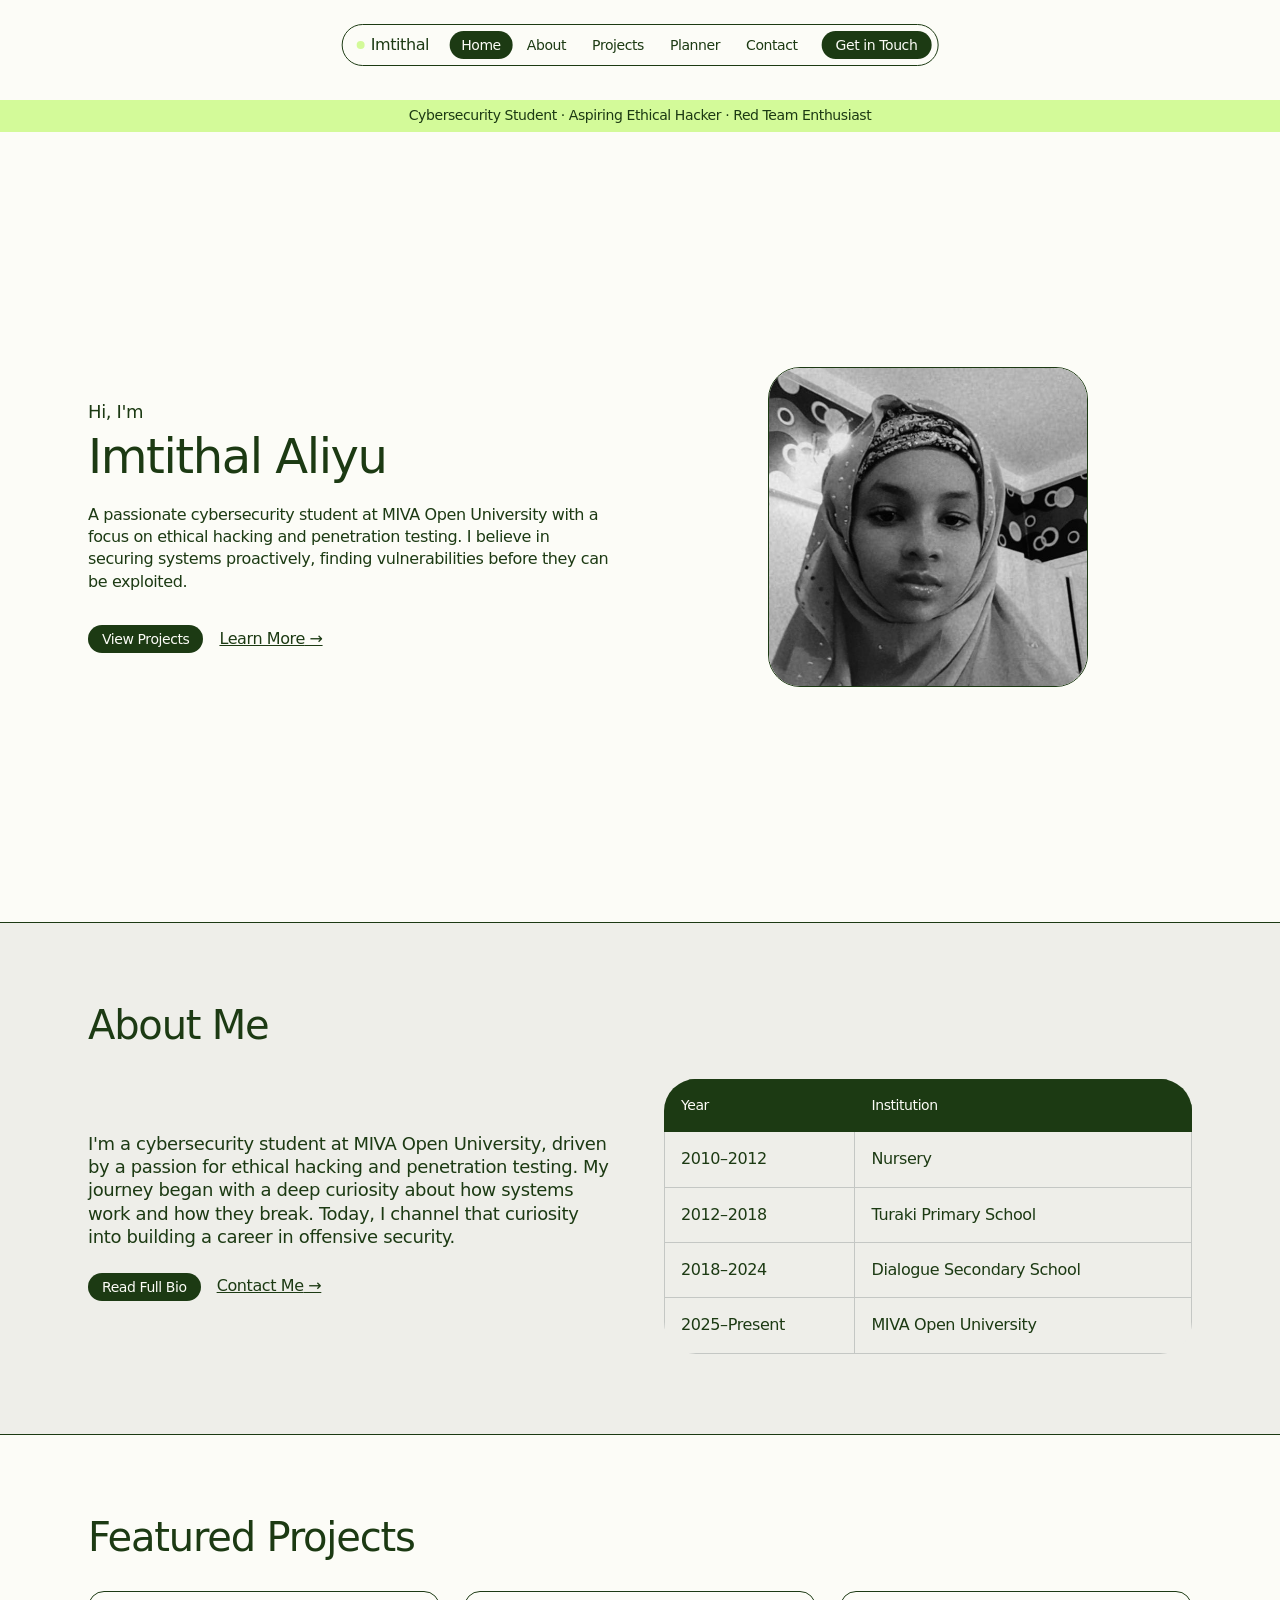
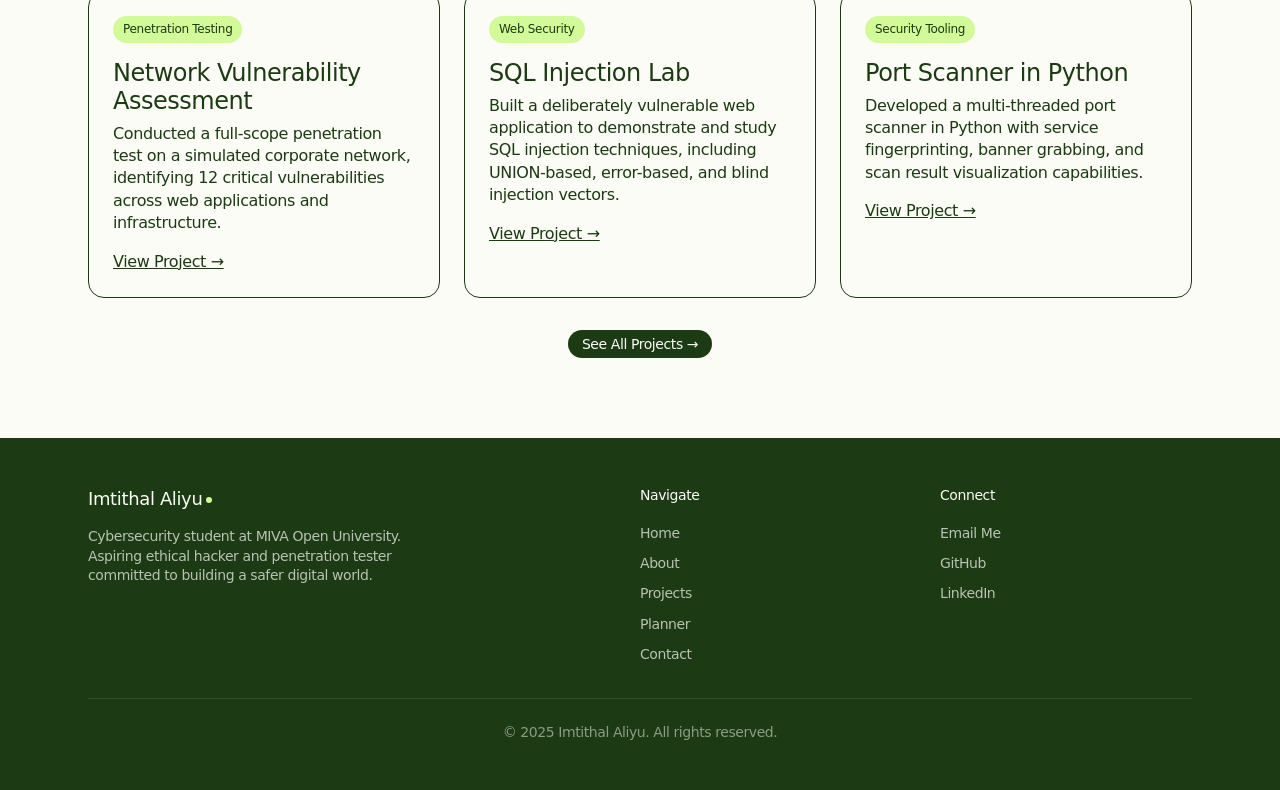
<file: index.html>
<!DOCTYPE html>
<html lang="en">
<head>
  <meta charset="UTF-8">
  <meta name="viewport" content="width=device-width, initial-scale=1.0">
  <title>Imtithal Aliyu · Student Portfolio</title>
  <link rel="stylesheet" href="css/style.css">
</head>
<body>
  <div class="page-wrapper">
    <nav class="floating-nav" role="navigation" aria-label="Main navigation">
      <a href="index.html" class="nav-brand">
        <span class="nav-brand-dot"></span>
        Imtithal
      </a>
      <button class="mobile-menu-btn" aria-label="Toggle menu" aria-expanded="false">
        <svg width="20" height="20" viewBox="0 0 24 24" fill="none" stroke="currentColor" stroke-width="2" stroke-linecap="round">
          <line x1="4" y1="6" x2="20" y2="6"></line>
          <line x1="4" y1="12" x2="20" y2="12"></line>
          <line x1="4" y1="18" x2="20" y2="18"></line>
        </svg>
      </button>
      <ul class="nav-links">
        <li><a href="index.html" class="active">Home</a></li>
        <li><a href="about.html">About</a></li>
        <li><a href="projects.html">Projects</a></li>
        <li><a href="planner.html">Planner</a></li>
        <li><a href="contact.html">Contact</a></li>
      </ul>
      <div class="nav-cta">
        <a href="contact.html" class="btn btn-primary">Get in Touch</a>
      </div>
    </nav>

    <main>
      <div class="announcement-bar">
        Cybersecurity Student · Aspiring Ethical Hacker · Red Team Enthusiast
      </div>

      <section class="section">
        <div class="container">
          <div class="hero">
            <div class="hero-content fade-in-up">
              <p class="hero-subtitle">Hi, I'm</p>
              <h1>Imtithal Aliyu</h1>
              <p>
                A passionate cybersecurity student at MIVA Open University with a focus on 
                ethical hacking and penetration testing. I believe in securing systems 
                proactively, finding vulnerabilities before they can be exploited.
              </p>
              <div class="hero-actions">
                <a href="projects.html" class="btn btn-primary">View Projects</a>
                <a href="about.html" class="btn-ghost-link">Learn More</a>
              </div>
            </div>
            <div class="hero-image fade-in-up delay-2">
              <div class="photo-frame">
                <img src="assets/profile.jpg" alt="Imtithal Aliyu" style="width: 100%; height: 100%; object-fit: cover;">
              </div>
            </div>
          </div>
        </div>
      </section>

      <section class="section section-pale">
        <div class="container">
          <h2 class="section-header fade-in-up">About Me</h2>
          <div class="card-row">
            <div class="fade-in-up delay-1">
              <p class="section-text">
                I'm a cybersecurity student at MIVA Open University, driven by a passion for 
                ethical hacking and penetration testing. My journey began with a deep curiosity 
                about how systems work and how they break. Today, I channel that curiosity 
                into building a career in offensive security.
              </p>
              <div class="hero-actions" style="margin-top: var(--spacing-24);">
                <a href="about.html" class="btn btn-primary">Read Full Bio</a>
                <a href="contact.html" class="btn-ghost-link">Contact Me</a>
              </div>
            </div>
            <div class="card-row-image fade-in-up delay-2">
              <table>
                <thead>
                  <tr>
                    <th>Year</th>
                    <th>Institution</th>
                  </tr>
                </thead>
                <tbody>
                  <tr><td>2010–2012</td><td>Nursery</td></tr>
                  <tr><td>2012–2018</td><td>Turaki Primary School</td></tr>
                  <tr><td>2018–2024</td><td>Dialogue Secondary School</td></tr>
                  <tr><td>2025–Present</td><td>MIVA Open University</td></tr>
                </tbody>
              </table>
            </div>
          </div>
        </div>
      </section>

      <section class="section">
        <div class="container">
          <h2 class="section-header fade-in-up">Featured Projects</h2>
          <div class="card-grid">
            <article class="card fade-in-up delay-1">
              <span class="card-badge">Penetration Testing</span>
              <h3>Network Vulnerability Assessment</h3>
              <p>Conducted a full-scope penetration test on a simulated corporate network, identifying 12 critical vulnerabilities across web applications and infrastructure.</p>
              <a href="projects.html" class="card-link">View Project</a>
            </article>
            <article class="card fade-in-up delay-2">
              <span class="card-badge">Web Security</span>
              <h3>SQL Injection Lab</h3>
              <p>Built a deliberately vulnerable web application to demonstrate and study SQL injection techniques, including UNION-based, error-based, and blind injection vectors.</p>
              <a href="projects.html" class="card-link">View Project</a>
            </article>
            <article class="card fade-in-up delay-3">
              <span class="card-badge">Security Tooling</span>
              <h3>Port Scanner in Python</h3>
              <p>Developed a multi-threaded port scanner in Python with service fingerprinting, banner grabbing, and scan result visualization capabilities.</p>
              <a href="projects.html" class="card-link">View Project</a>
            </article>
          </div>
          <div style="text-align: center; margin-top: var(--spacing-32);">
            <a href="projects.html" class="btn btn-primary">See All Projects →</a>
          </div>
        </div>
      </section>
    </main>

    <footer class="site-footer">
      <div class="container">
        <div class="footer-grid">
          <div>
            <div class="footer-brand">
              Imtithal Aliyu<span class="footer-brand-dot"></span>
            </div>
            <p class="footer-text">
              Cybersecurity student at MIVA Open University. Aspiring ethical hacker and 
              penetration tester committed to building a safer digital world.
            </p>
          </div>
          <div>
            <h4 class="footer-heading">Navigate</h4>
            <ul class="footer-links">
              <li><a href="index.html">Home</a></li>
              <li><a href="about.html">About</a></li>
              <li><a href="projects.html">Projects</a></li>
              <li><a href="planner.html">Planner</a></li>
              <li><a href="contact.html">Contact</a></li>
            </ul>
          </div>
          <div>
            <h4 class="footer-heading">Connect</h4>
            <ul class="footer-links">
              <li><a href="contact.html">Email Me</a></li>
              <li><a href="https://github.com" target="_blank" rel="noopener">GitHub</a></li>
              <li><a href="https://linkedin.com" target="_blank" rel="noopener">LinkedIn</a></li>
            </ul>
          </div>
        </div>
        <div class="footer-bottom">
          &copy; 2025 Imtithal Aliyu. All rights reserved.
        </div>
      </div>
    </footer>
  </div>

  <script src="js/main.js"></script>
</body>
</html>
</file>
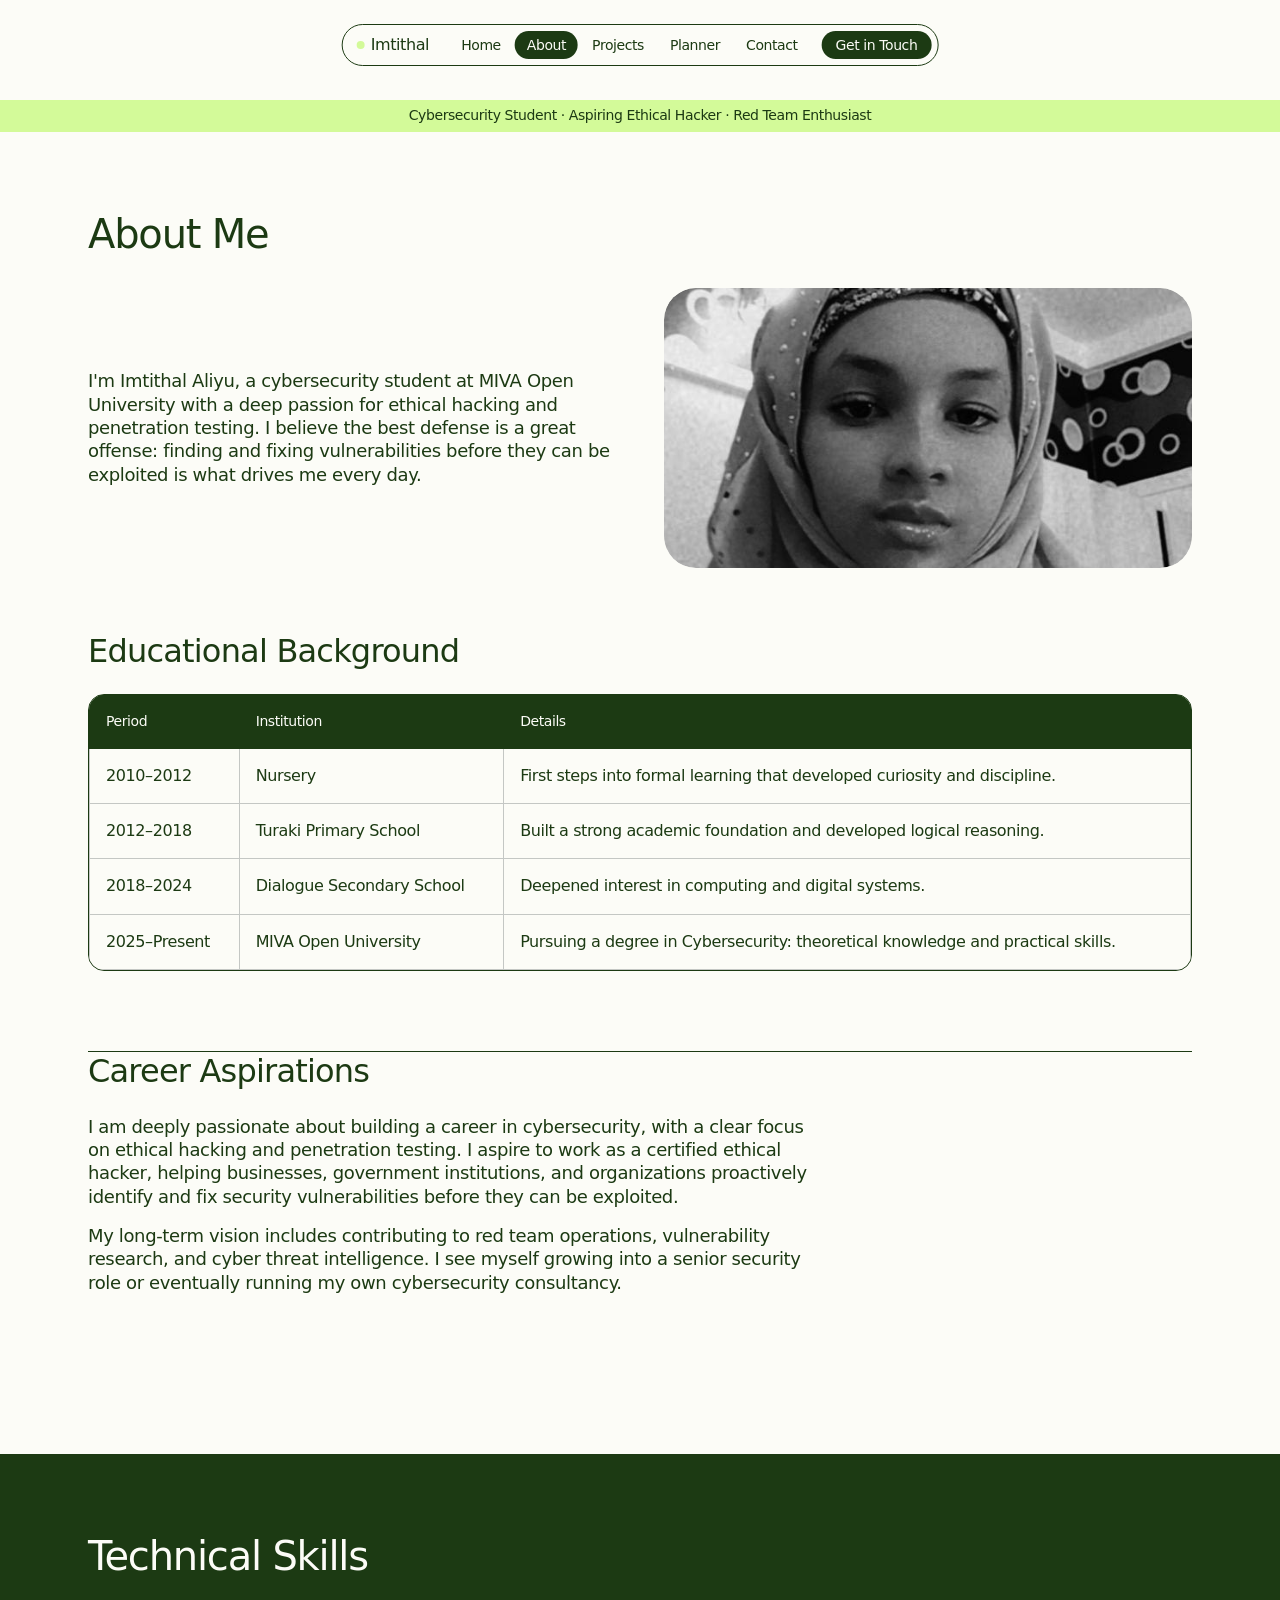
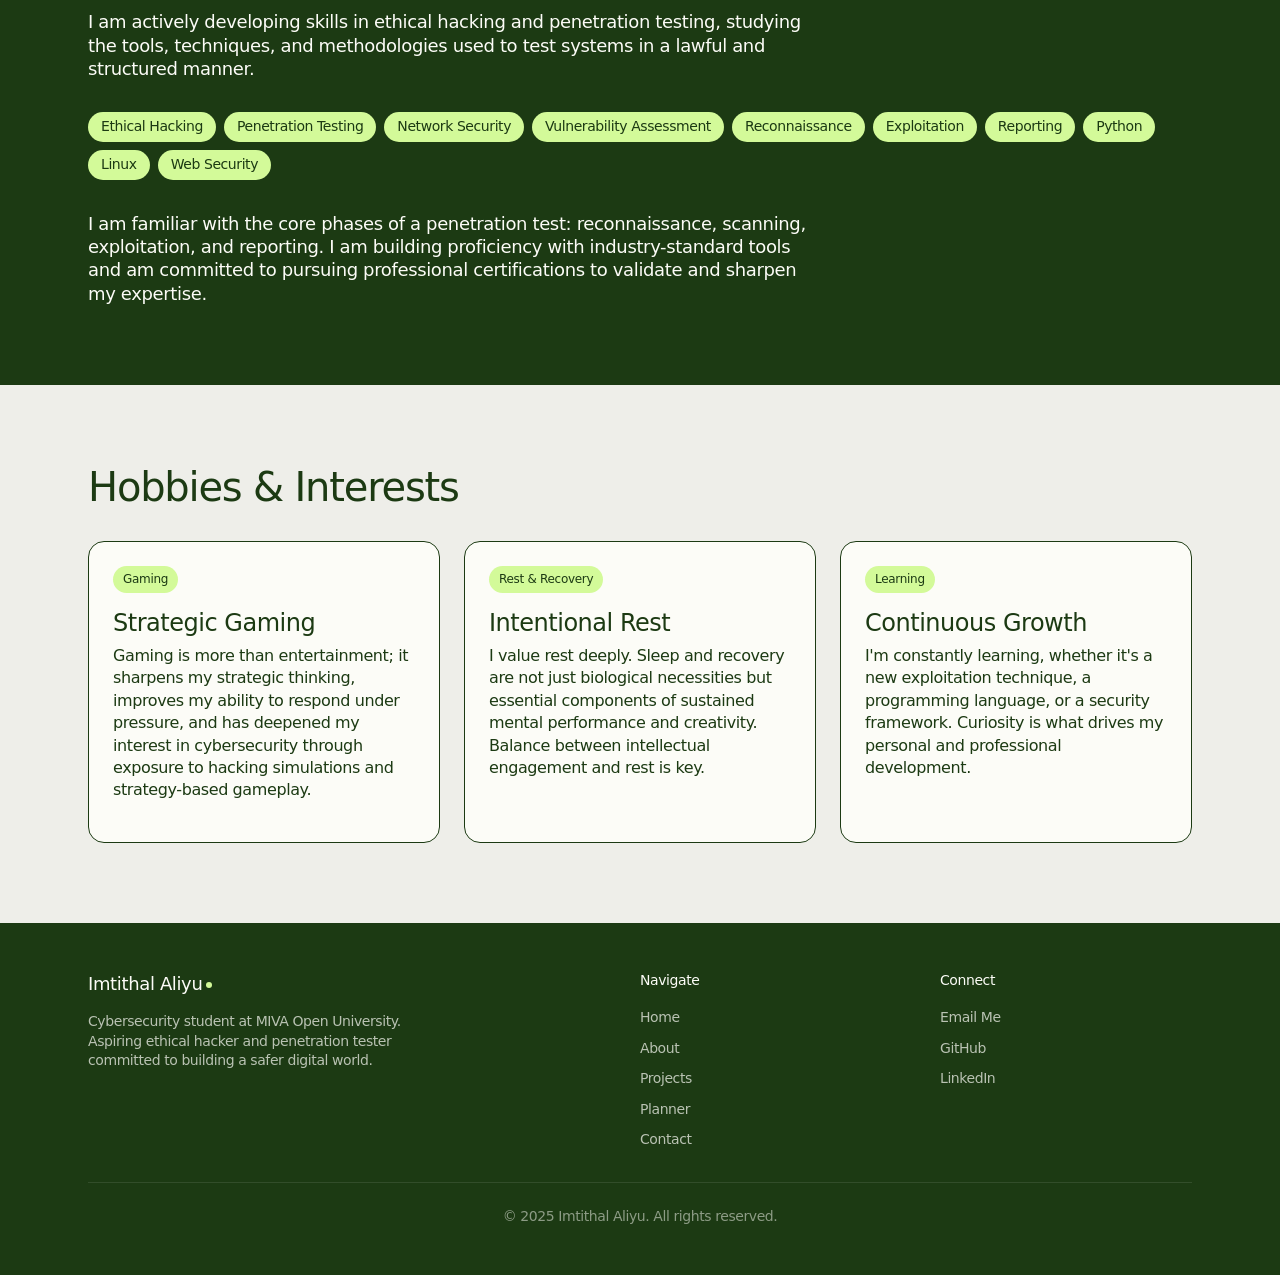
<file: about.html>
<!DOCTYPE html>
<html lang="en">
<head>
  <meta charset="UTF-8">
  <meta name="viewport" content="width=device-width, initial-scale=1.0">
  <title>About Me · Imtithal Aliyu</title>
  <link rel="stylesheet" href="css/style.css">
</head>
<body>
  <div class="page-wrapper">
    <nav class="floating-nav" role="navigation" aria-label="Main navigation">
      <a href="index.html" class="nav-brand">
        <span class="nav-brand-dot"></span>
        Imtithal
      </a>
      <button class="mobile-menu-btn" aria-label="Toggle menu" aria-expanded="false">
        <svg width="20" height="20" viewBox="0 0 24 24" fill="none" stroke="currentColor" stroke-width="2" stroke-linecap="round">
          <line x1="4" y1="6" x2="20" y2="6"></line>
          <line x1="4" y1="12" x2="20" y2="12"></line>
          <line x1="4" y1="18" x2="20" y2="18"></line>
        </svg>
      </button>
      <ul class="nav-links">
        <li><a href="index.html">Home</a></li>
        <li><a href="about.html" class="active">About</a></li>
        <li><a href="projects.html">Projects</a></li>
        <li><a href="planner.html">Planner</a></li>
        <li><a href="contact.html">Contact</a></li>
      </ul>
      <div class="nav-cta">
        <a href="contact.html" class="btn btn-primary">Get in Touch</a>
      </div>
    </nav>

    <main>
      <div class="announcement-bar">
        Cybersecurity Student · Aspiring Ethical Hacker · Red Team Enthusiast
      </div>

      <section class="section">
        <div class="container">
          <h1 class="section-header fade-in-up">About Me</h1>
          <div class="card-row" style="margin-bottom: var(--spacing-64);">
            <div class="fade-in-up">
              <p class="section-text">
                I'm Imtithal Aliyu, a cybersecurity student at MIVA Open University with a deep 
                passion for ethical hacking and penetration testing. I believe the best defense 
                is a great offense: finding and fixing vulnerabilities before they can be 
                exploited is what drives me every day.
              </p>
            </div>
            <div class="card-row-image fade-in-up delay-1">
              <div class="photo-frame" style="width: 100%; height: 280px; border-radius: var(--radius-3xl); overflow: hidden;">
                <img src="assets/profile.jpg" alt="Imtithal Aliyu" style="width: 100%; height: 100%; object-fit: cover;">
              </div>
            </div>
          </div>

          <div class="section" style="padding-top: 0;">
            <h2 class="section-subheader fade-in-up">Educational Background</h2>
            <div class="table-wrapper fade-in-up delay-1" style="margin-top: var(--spacing-24);">
              <table>
                <thead>
                  <tr>
                    <th>Period</th>
                    <th>Institution</th>
                    <th>Details</th>
                  </tr>
                </thead>
                <tbody>
                  <tr>
                    <td>2010–2012</td>
                    <td>Nursery</td>
                    <td>First steps into formal learning that developed curiosity and discipline.</td>
                  </tr>
                  <tr>
                    <td>2012–2018</td>
                    <td>Turaki Primary School</td>
                    <td>Built a strong academic foundation and developed logical reasoning.</td>
                  </tr>
                  <tr>
                    <td>2018–2024</td>
                    <td>Dialogue Secondary School</td>
                    <td>Deepened interest in computing and digital systems.</td>
                  </tr>
                  <tr>
                    <td>2025–Present</td>
                    <td>MIVA Open University</td>
                    <td>Pursuing a degree in Cybersecurity: theoretical knowledge and practical skills.</td>
                  </tr>
                </tbody>
              </table>
            </div>
          </div>

          <div class="section" style="padding-top: 0;">
            <h2 class="section-subheader fade-in-up">Career Aspirations</h2>
            <div class="fade-in-up delay-1">
              <p class="section-text">
                I am deeply passionate about building a career in cybersecurity, with a clear 
                focus on ethical hacking and penetration testing. I aspire to work as a certified 
                ethical hacker, helping businesses, government institutions, and organizations 
                proactively identify and fix security vulnerabilities before they can be exploited.
              </p>
              <p class="section-text" style="margin-top: var(--spacing-16);">
                My long-term vision includes contributing to red team operations, vulnerability 
                research, and cyber threat intelligence. I see myself growing into a senior 
                security role or eventually running my own cybersecurity consultancy.
              </p>
            </div>
          </div>
        </div>
      </section>

      <section class="section-dark">
        <div class="container">
          <h2 class="section-header fade-in-up">Technical Skills</h2>
          <div class="fade-in-up delay-1" style="margin-top: var(--spacing-24);">
            <p class="section-text" style="margin-bottom: var(--spacing-32);">
              I am actively developing skills in ethical hacking and penetration testing, 
              studying the tools, techniques, and methodologies used to test systems in a 
              lawful and structured manner.
            </p>
            <div class="tags" style="margin-bottom: var(--spacing-32);">
              <span class="tag tag-lime">Ethical Hacking</span>
              <span class="tag tag-lime">Penetration Testing</span>
              <span class="tag tag-lime">Network Security</span>
              <span class="tag tag-lime">Vulnerability Assessment</span>
              <span class="tag tag-lime">Reconnaissance</span>
              <span class="tag tag-lime">Exploitation</span>
              <span class="tag tag-lime">Reporting</span>
              <span class="tag tag-lime">Python</span>
              <span class="tag tag-lime">Linux</span>
              <span class="tag tag-lime">Web Security</span>
            </div>
            <p class="section-text">
              I am familiar with the core phases of a penetration test: reconnaissance, 
              scanning, exploitation, and reporting. I am building proficiency with 
              industry-standard tools and am committed to pursuing professional certifications 
              to validate and sharpen my expertise.
            </p>
          </div>
        </div>
      </section>

      <section class="section section-pale">
        <div class="container">
          <h2 class="section-header fade-in-up">Hobbies &amp; Interests</h2>
          <div class="card-grid" style="margin-top: var(--spacing-32);">
            <div class="card fade-in-up delay-1">
              <span class="card-badge">Gaming</span>
              <h3>Strategic Gaming</h3>
              <p>
                Gaming is more than entertainment; it sharpens my strategic thinking, 
                improves my ability to respond under pressure, and has deepened my interest 
                in cybersecurity through exposure to hacking simulations and strategy-based 
                gameplay.
              </p>
            </div>
            <div class="card fade-in-up delay-2">
              <span class="card-badge">Rest &amp; Recovery</span>
              <h3>Intentional Rest</h3>
              <p>
                I value rest deeply. Sleep and recovery are not just biological necessities 
                but essential components of sustained mental performance and creativity. 
                Balance between intellectual engagement and rest is key.
              </p>
            </div>
            <div class="card fade-in-up delay-3">
              <span class="card-badge">Learning</span>
              <h3>Continuous Growth</h3>
              <p>
                I'm constantly learning, whether it's a new exploitation technique, a 
                programming language, or a security framework. Curiosity is what drives 
                my personal and professional development.
              </p>
            </div>
          </div>
        </div>
      </section>
    </main>

    <footer class="site-footer">
      <div class="container">
        <div class="footer-grid">
          <div>
            <div class="footer-brand">
              Imtithal Aliyu<span class="footer-brand-dot"></span>
            </div>
            <p class="footer-text">
              Cybersecurity student at MIVA Open University. Aspiring ethical hacker and 
              penetration tester committed to building a safer digital world.
            </p>
          </div>
          <div>
            <h4 class="footer-heading">Navigate</h4>
            <ul class="footer-links">
              <li><a href="index.html">Home</a></li>
              <li><a href="about.html">About</a></li>
              <li><a href="projects.html">Projects</a></li>
              <li><a href="planner.html">Planner</a></li>
              <li><a href="contact.html">Contact</a></li>
            </ul>
          </div>
          <div>
            <h4 class="footer-heading">Connect</h4>
            <ul class="footer-links">
              <li><a href="contact.html">Email Me</a></li>
              <li><a href="https://github.com" target="_blank" rel="noopener">GitHub</a></li>
              <li><a href="https://linkedin.com" target="_blank" rel="noopener">LinkedIn</a></li>
            </ul>
          </div>
        </div>
        <div class="footer-bottom">
          &copy; 2025 Imtithal Aliyu. All rights reserved.
        </div>
      </div>
    </footer>
  </div>

  <script src="js/main.js"></script>
</body>
</html>
</file>
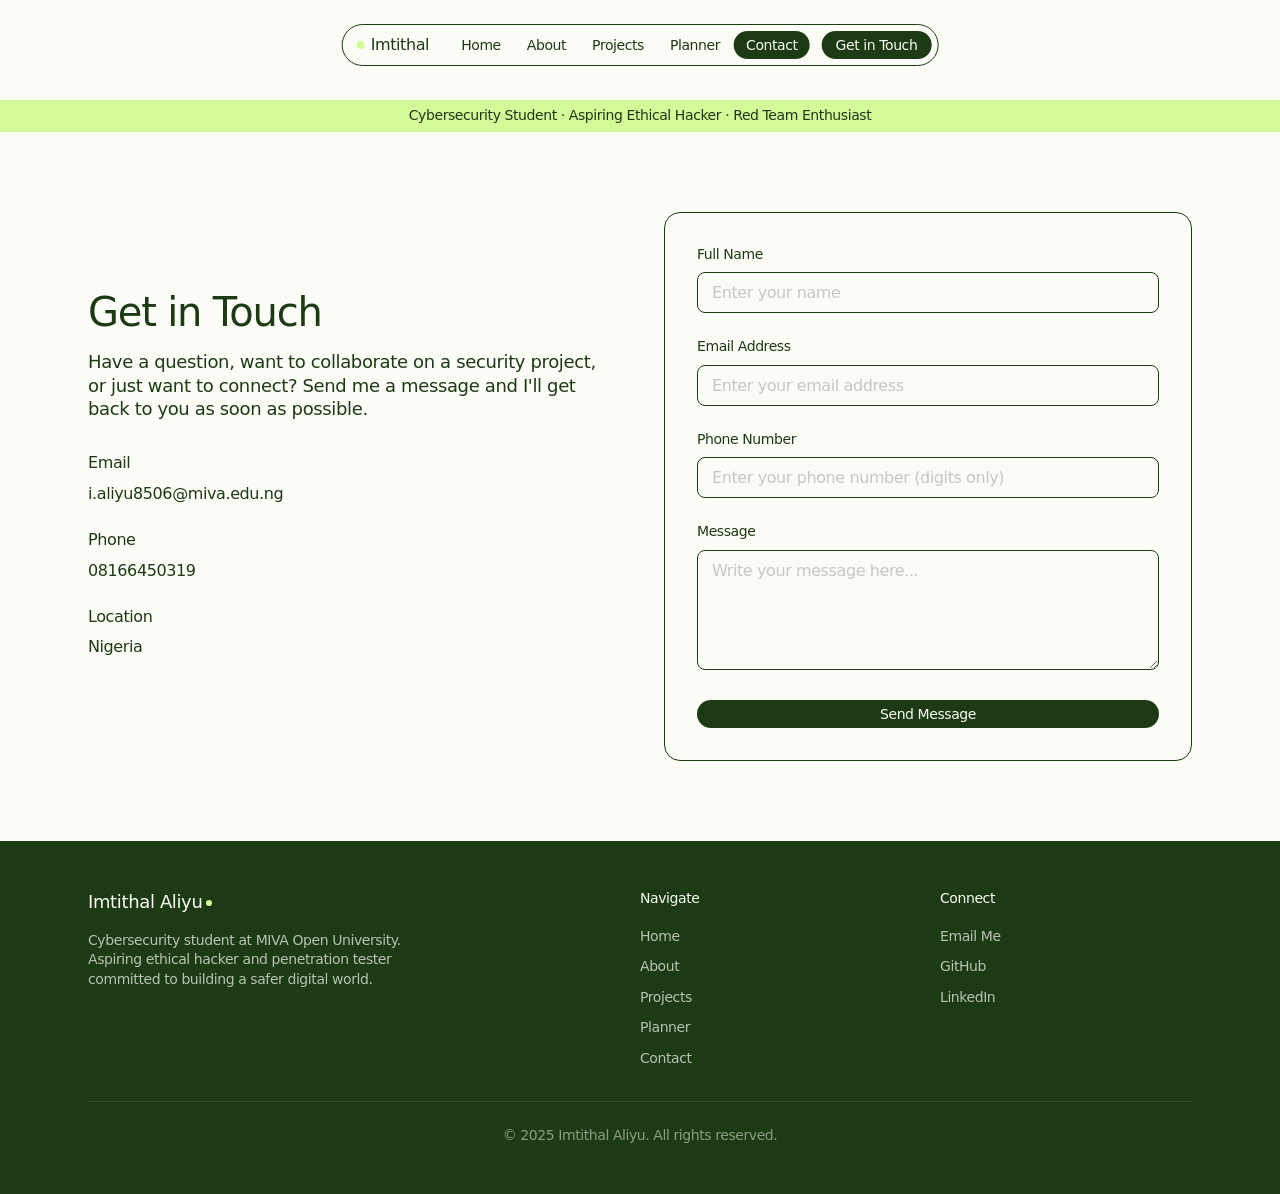
<file: contact.html>
<!DOCTYPE html>
<html lang="en">
<head>
  <meta charset="UTF-8">
  <meta name="viewport" content="width=device-width, initial-scale=1.0">
  <title>Contact · Imtithal Aliyu</title>
  <link rel="stylesheet" href="css/style.css">
</head>
<body>
  <div class="page-wrapper">
    <nav class="floating-nav" role="navigation" aria-label="Main navigation">
      <a href="index.html" class="nav-brand">
        <span class="nav-brand-dot"></span>
        Imtithal
      </a>
      <button class="mobile-menu-btn" aria-label="Toggle menu" aria-expanded="false">
        <svg width="20" height="20" viewBox="0 0 24 24" fill="none" stroke="currentColor" stroke-width="2" stroke-linecap="round">
          <line x1="4" y1="6" x2="20" y2="6"></line>
          <line x1="4" y1="12" x2="20" y2="12"></line>
          <line x1="4" y1="18" x2="20" y2="18"></line>
        </svg>
      </button>
      <ul class="nav-links">
        <li><a href="index.html">Home</a></li>
        <li><a href="about.html">About</a></li>
        <li><a href="projects.html">Projects</a></li>
        <li><a href="planner.html">Planner</a></li>
        <li><a href="contact.html" class="active">Contact</a></li>
      </ul>
      <div class="nav-cta">
        <a href="contact.html" class="btn btn-primary">Get in Touch</a>
      </div>
    </nav>

    <main>
      <div class="announcement-bar">
        Cybersecurity Student · Aspiring Ethical Hacker · Red Team Enthusiast
      </div>

      <section class="section">
        <div class="container">
          <div class="card-row">
            <div class="fade-in-up">
              <h1 class="section-header" style="margin-bottom: var(--spacing-16);">Get in Touch</h1>
              <p class="section-text" style="margin-bottom: var(--spacing-32);">
                Have a question, want to collaborate on a security project, or just want to 
                connect? Send me a message and I'll get back to you as soon as possible.
              </p>

              <div style="margin-bottom: var(--spacing-24);">
                <h3 style="font-weight: 400; font-size: var(--text-body); letter-spacing: -0.4px; margin-bottom: var(--spacing-8);">Email</h3>
                <p style="font-weight: 350; font-size: var(--text-body); letter-spacing: -0.4px; color: var(--color-forest-canopy);">i.aliyu8506@miva.edu.ng</p>
              </div>

              <div style="margin-bottom: var(--spacing-24);">
                <h3 style="font-weight: 400; font-size: var(--text-body); letter-spacing: -0.4px; margin-bottom: var(--spacing-8);">Phone</h3>
                <p style="font-weight: 350; font-size: var(--text-body); letter-spacing: -0.4px; color: var(--color-forest-canopy);">08166450319</p>
              </div>

              <div style="margin-bottom: var(--spacing-24);">
                <h3 style="font-weight: 400; font-size: var(--text-body); letter-spacing: -0.4px; margin-bottom: var(--spacing-8);">Location</h3>
                <p style="font-weight: 350; font-size: var(--text-body); letter-spacing: -0.4px; color: var(--color-forest-canopy);">Nigeria</p>
              </div>


            </div>

            <div class="fade-in-up delay-1">
              <form id="contactForm" novalidate style="border: 1px solid var(--color-forest-canopy); border-radius: var(--radius-2xl); padding: var(--spacing-32);">
                <div class="form-group">
                  <label for="name">Full Name</label>
                  <input type="text" id="name" class="form-input" placeholder="Enter your name" required>
                  <span class="error-text" id="nameError">Please enter your name.</span>
                </div>

                <div class="form-group">
                  <label for="email">Email Address</label>
                  <input type="email" id="email" class="form-input" placeholder="Enter your email address" required>
                  <span class="error-text" id="emailError">Please enter a valid email address.</span>
                </div>

                <div class="form-group">
                  <label for="phone">Phone Number</label>
                  <input type="tel" id="phone" class="form-input" placeholder="Enter your phone number (digits only)" required>
                  <span class="error-text" id="phoneError">Please enter a valid phone number (digits only).</span>
                </div>

                <div class="form-group">
                  <label for="message">Message</label>
                  <textarea id="message" class="form-input" placeholder="Write your message here..." required></textarea>
                  <span class="error-text" id="messageError">Please enter your message.</span>
                </div>

                <div class="form-group" style="margin-bottom: 0;">
                  <button type="submit" class="btn btn-primary" style="width: 100%;">Send Message</button>
                </div>

                <div id="formSuccess" style="display: none; margin-top: var(--spacing-16); padding: var(--spacing-16); background-color: var(--color-lime-sprout); border-radius: var(--radius-tags); text-align: center; font-weight: 400; font-size: var(--text-body-sm); letter-spacing: -0.42px; color: var(--color-forest-canopy);">
                  Message sent successfully! I'll get back to you soon.
                </div>
              </form>
            </div>
          </div>
        </div>
      </section>
    </main>

    <footer class="site-footer">
      <div class="container">
        <div class="footer-grid">
          <div>
            <div class="footer-brand">
              Imtithal Aliyu<span class="footer-brand-dot"></span>
            </div>
            <p class="footer-text">
              Cybersecurity student at MIVA Open University. Aspiring ethical hacker and 
              penetration tester committed to building a safer digital world.
            </p>
          </div>
          <div>
            <h4 class="footer-heading">Navigate</h4>
            <ul class="footer-links">
              <li><a href="index.html">Home</a></li>
              <li><a href="about.html">About</a></li>
              <li><a href="projects.html">Projects</a></li>
              <li><a href="planner.html">Planner</a></li>
              <li><a href="contact.html">Contact</a></li>
            </ul>
          </div>
          <div>
            <h4 class="footer-heading">Connect</h4>
            <ul class="footer-links">
              <li><a href="contact.html">Email Me</a></li>
              <li><a href="https://github.com" target="_blank" rel="noopener">GitHub</a></li>
              <li><a href="https://linkedin.com" target="_blank" rel="noopener">LinkedIn</a></li>
            </ul>
          </div>
        </div>
        <div class="footer-bottom">
          &copy; 2025 Imtithal Aliyu. All rights reserved.
        </div>
      </div>
    </footer>
  </div>

  <script src="js/contact.js"></script>
  <script src="js/main.js"></script>
</body>
</html>
</file>
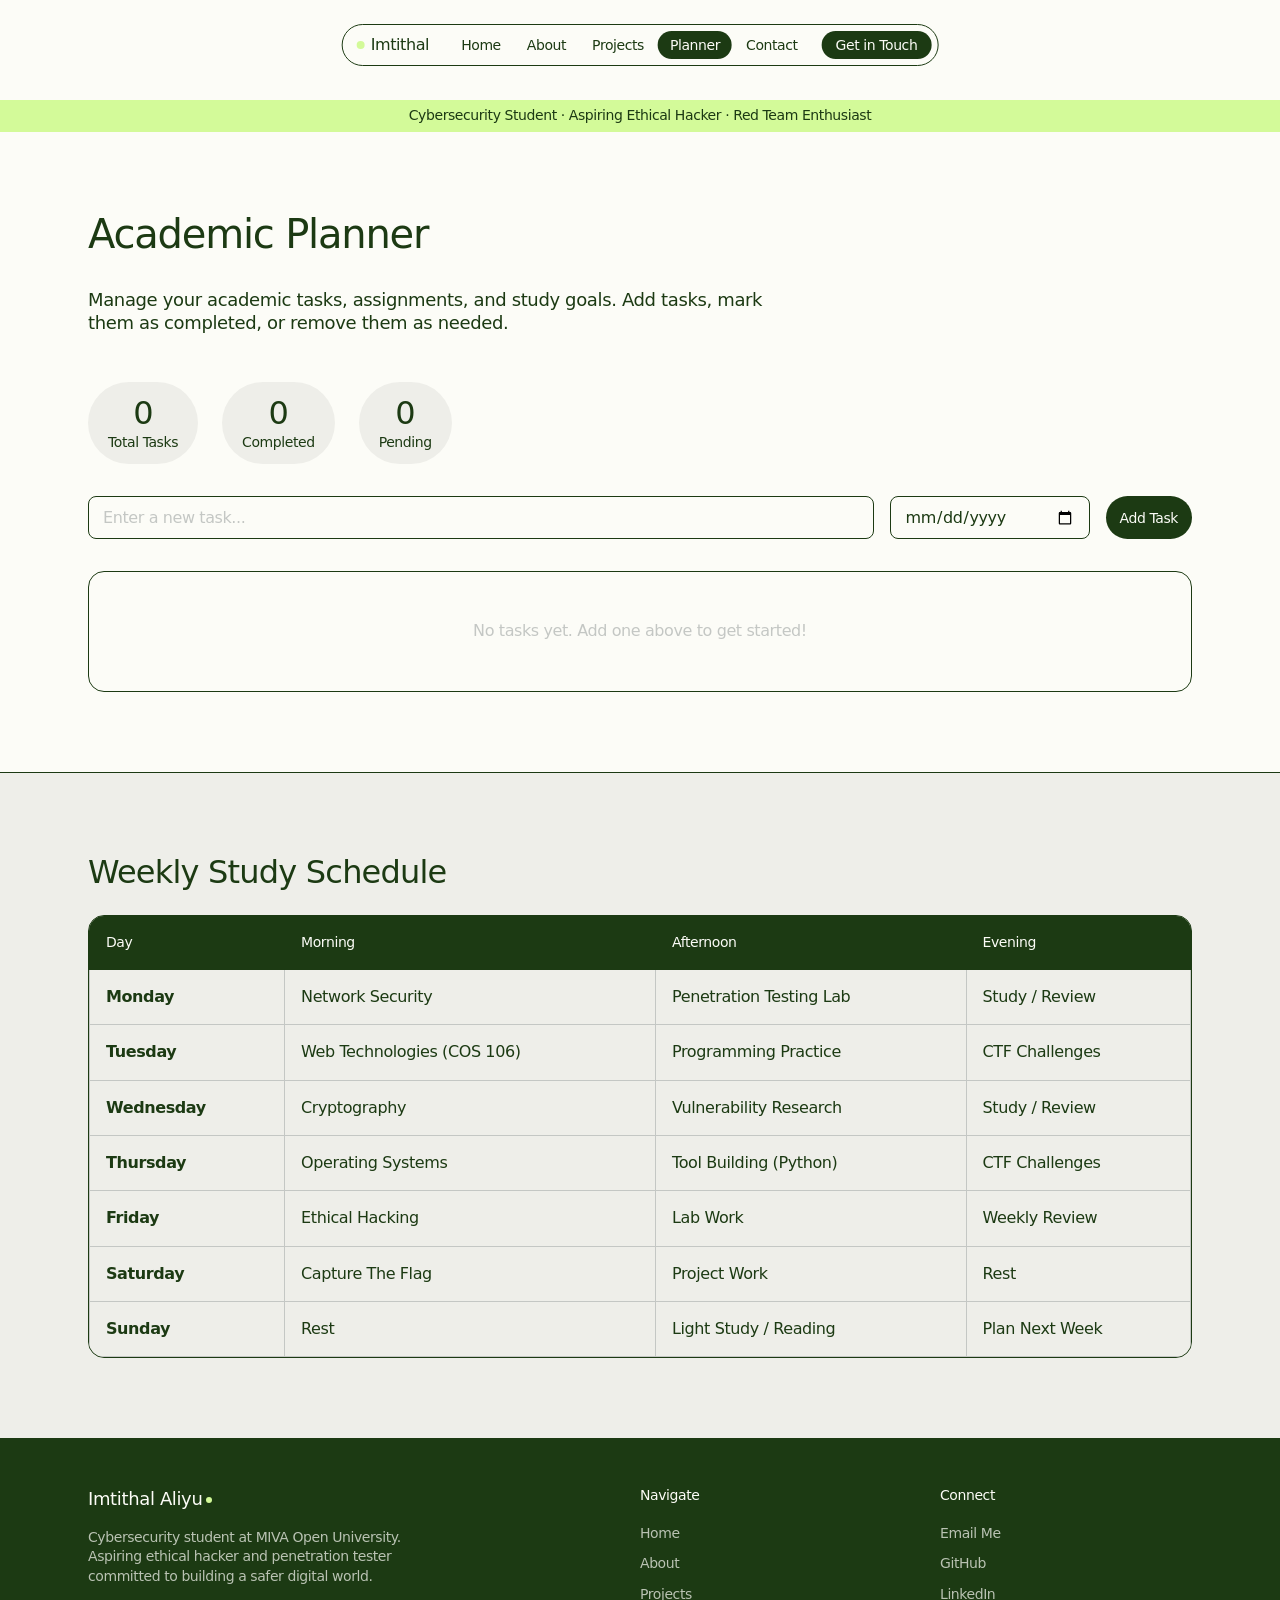
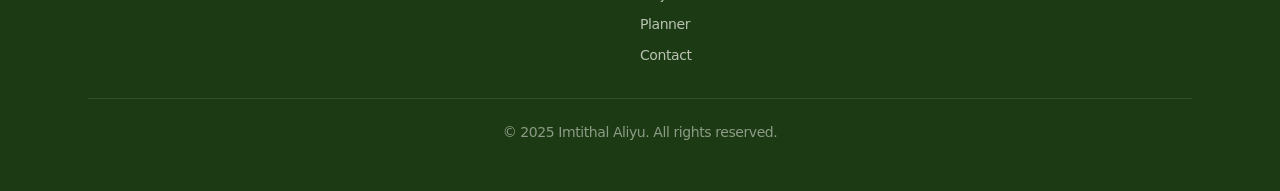
<file: planner.html>
<!DOCTYPE html>
<html lang="en">
<head>
  <meta charset="UTF-8">
  <meta name="viewport" content="width=device-width, initial-scale=1.0">
  <title>Academic Planner · Imtithal Aliyu</title>
  <link rel="stylesheet" href="css/style.css">
</head>
<body>
  <div class="page-wrapper">
    <nav class="floating-nav" role="navigation" aria-label="Main navigation">
      <a href="index.html" class="nav-brand">
        <span class="nav-brand-dot"></span>
        Imtithal
      </a>
      <button class="mobile-menu-btn" aria-label="Toggle menu" aria-expanded="false">
        <svg width="20" height="20" viewBox="0 0 24 24" fill="none" stroke="currentColor" stroke-width="2" stroke-linecap="round">
          <line x1="4" y1="6" x2="20" y2="6"></line>
          <line x1="4" y1="12" x2="20" y2="12"></line>
          <line x1="4" y1="18" x2="20" y2="18"></line>
        </svg>
      </button>
      <ul class="nav-links">
        <li><a href="index.html">Home</a></li>
        <li><a href="about.html">About</a></li>
        <li><a href="projects.html">Projects</a></li>
        <li><a href="planner.html" class="active">Planner</a></li>
        <li><a href="contact.html">Contact</a></li>
      </ul>
      <div class="nav-cta">
        <a href="contact.html" class="btn btn-primary">Get in Touch</a>
      </div>
    </nav>

    <main>
      <div class="announcement-bar">
        Cybersecurity Student · Aspiring Ethical Hacker · Red Team Enthusiast
      </div>

      <section class="section">
        <div class="container">
          <h1 class="section-header fade-in-up">Academic Planner</h1>
          <p class="section-text fade-in-up delay-1" style="margin-bottom: var(--spacing-48);">
            Manage your academic tasks, assignments, and study goals. Add tasks, mark them 
            as completed, or remove them as needed.
          </p>

          <div class="task-stats fade-in-up delay-1" id="taskStats">
            <div class="stat">
              <div class="stat-value" id="totalCount">0</div>
              <div class="stat-label">Total Tasks</div>
            </div>
            <div class="stat">
              <div class="stat-value" id="completedCount">0</div>
              <div class="stat-label">Completed</div>
            </div>
            <div class="stat">
              <div class="stat-value" id="pendingCount">0</div>
              <div class="stat-label">Pending</div>
            </div>
          </div>

          <div class="planner-header fade-in-up delay-2">
            <input type="text" id="taskInput" class="form-input" placeholder="Enter a new task..." aria-label="New task">
            <input type="date" id="dateInput" class="form-input" style="max-width: 180px; flex: none;" aria-label="Task date">
            <button id="addTaskBtn" class="btn btn-primary">Add Task</button>
          </div>

          <div class="table-wrapper fade-in-up delay-2" id="plannerTable">
            <ul class="task-list" id="taskList">
            </ul>
            <div class="empty-state" id="emptyState">
              No tasks yet. Add one above to get started!
            </div>
          </div>
        </div>
      </section>

      <section class="section section-pale">
        <div class="container">
          <h2 class="section-subheader fade-in-up">Weekly Study Schedule</h2>
          <div class="table-wrapper fade-in-up delay-1" style="margin-top: var(--spacing-24);">
            <table>
              <thead>
                <tr>
                  <th>Day</th>
                  <th>Morning</th>
                  <th>Afternoon</th>
                  <th>Evening</th>
                </tr>
              </thead>
              <tbody>
                <tr>
                  <td><strong>Monday</strong></td>
                  <td>Network Security</td>
                  <td>Penetration Testing Lab</td>
                  <td>Study / Review</td>
                </tr>
                <tr>
                  <td><strong>Tuesday</strong></td>
                  <td>Web Technologies (COS 106)</td>
                  <td>Programming Practice</td>
                  <td>CTF Challenges</td>
                </tr>
                <tr>
                  <td><strong>Wednesday</strong></td>
                  <td>Cryptography</td>
                  <td>Vulnerability Research</td>
                  <td>Study / Review</td>
                </tr>
                <tr>
                  <td><strong>Thursday</strong></td>
                  <td>Operating Systems</td>
                  <td>Tool Building (Python)</td>
                  <td>CTF Challenges</td>
                </tr>
                <tr>
                  <td><strong>Friday</strong></td>
                  <td>Ethical Hacking</td>
                  <td>Lab Work</td>
                  <td>Weekly Review</td>
                </tr>
                <tr>
                  <td><strong>Saturday</strong></td>
                  <td>Capture The Flag</td>
                  <td>Project Work</td>
                  <td>Rest</td>
                </tr>
                <tr>
                  <td><strong>Sunday</strong></td>
                  <td>Rest</td>
                  <td>Light Study / Reading</td>
                  <td>Plan Next Week</td>
                </tr>
              </tbody>
            </table>
          </div>
        </div>
      </section>
    </main>

    <footer class="site-footer">
      <div class="container">
        <div class="footer-grid">
          <div>
            <div class="footer-brand">
              Imtithal Aliyu<span class="footer-brand-dot"></span>
            </div>
            <p class="footer-text">
              Cybersecurity student at MIVA Open University. Aspiring ethical hacker and 
              penetration tester committed to building a safer digital world.
            </p>
          </div>
          <div>
            <h4 class="footer-heading">Navigate</h4>
            <ul class="footer-links">
              <li><a href="index.html">Home</a></li>
              <li><a href="about.html">About</a></li>
              <li><a href="projects.html">Projects</a></li>
              <li><a href="planner.html">Planner</a></li>
              <li><a href="contact.html">Contact</a></li>
            </ul>
          </div>
          <div>
            <h4 class="footer-heading">Connect</h4>
            <ul class="footer-links">
              <li><a href="contact.html">Email Me</a></li>
              <li><a href="https://github.com" target="_blank" rel="noopener">GitHub</a></li>
              <li><a href="https://linkedin.com" target="_blank" rel="noopener">LinkedIn</a></li>
            </ul>
          </div>
        </div>
        <div class="footer-bottom">
          &copy; 2025 Imtithal Aliyu. All rights reserved.
        </div>
      </div>
    </footer>
  </div>

  <script src="js/planner.js"></script>
  <script src="js/main.js"></script>
</body>
</html>
</file>
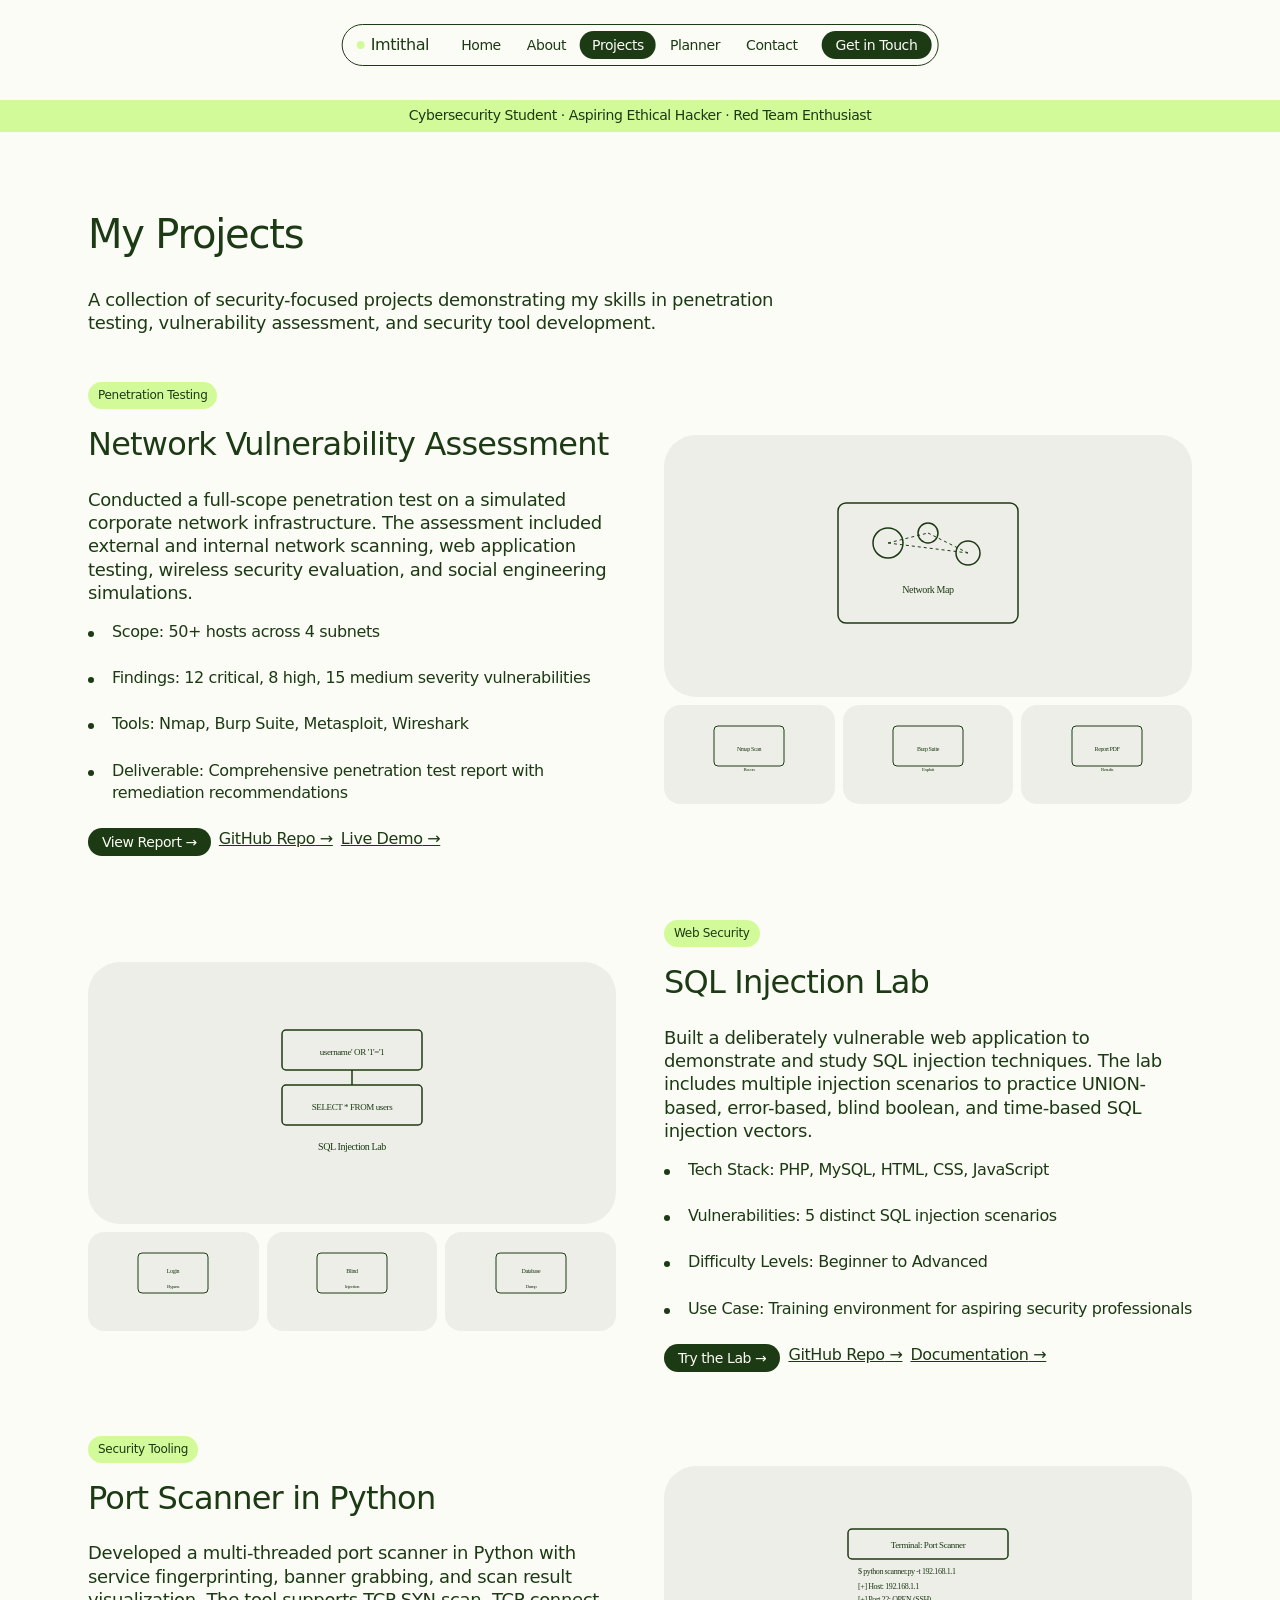
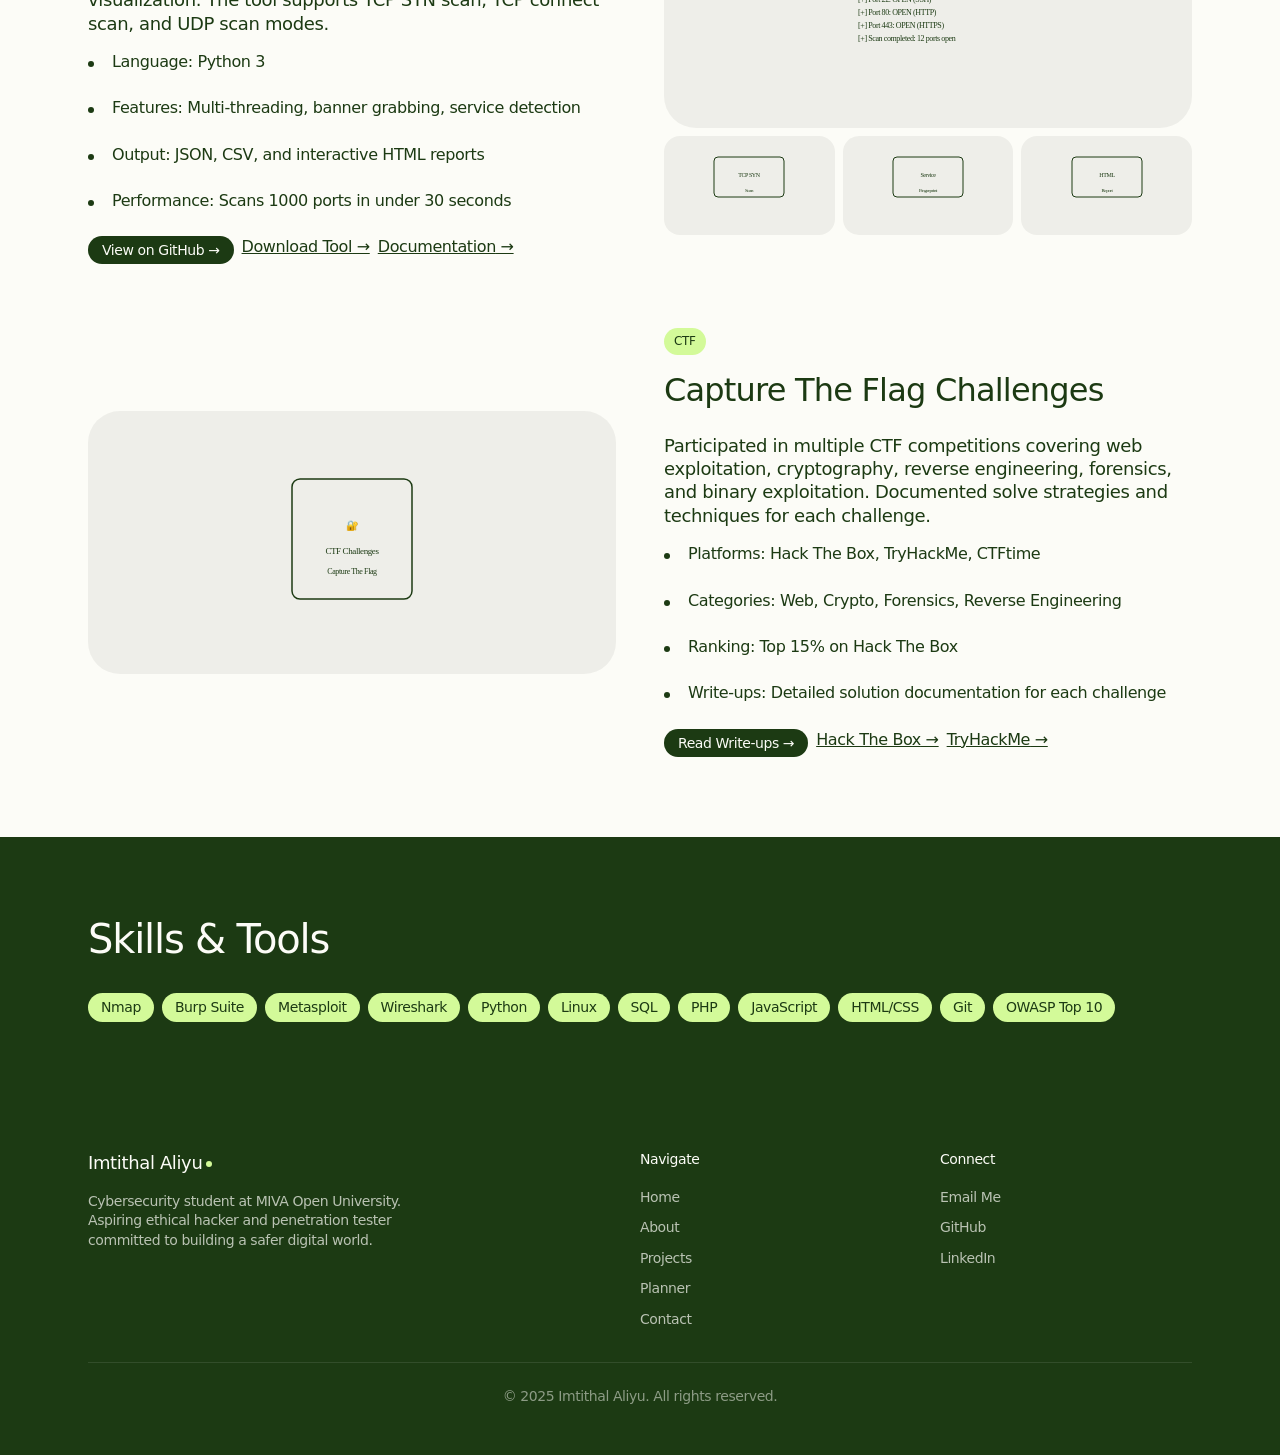
<file: projects.html>
<!DOCTYPE html>
<html lang="en">
<head>
  <meta charset="UTF-8">
  <meta name="viewport" content="width=device-width, initial-scale=1.0">
  <title>Projects · Imtithal Aliyu</title>
  <link rel="stylesheet" href="css/style.css">
</head>
<body>
  <div class="page-wrapper">
    <nav class="floating-nav" role="navigation" aria-label="Main navigation">
      <a href="index.html" class="nav-brand">
        <span class="nav-brand-dot"></span>
        Imtithal
      </a>
      <button class="mobile-menu-btn" aria-label="Toggle menu" aria-expanded="false">
        <svg width="20" height="20" viewBox="0 0 24 24" fill="none" stroke="currentColor" stroke-width="2" stroke-linecap="round">
          <line x1="4" y1="6" x2="20" y2="6"></line>
          <line x1="4" y1="12" x2="20" y2="12"></line>
          <line x1="4" y1="18" x2="20" y2="18"></line>
        </svg>
      </button>
      <ul class="nav-links">
        <li><a href="index.html">Home</a></li>
        <li><a href="about.html">About</a></li>
        <li><a href="projects.html" class="active">Projects</a></li>
        <li><a href="planner.html">Planner</a></li>
        <li><a href="contact.html">Contact</a></li>
      </ul>
      <div class="nav-cta">
        <a href="contact.html" class="btn btn-primary">Get in Touch</a>
      </div>
    </nav>

    <main>
      <div class="announcement-bar">
        Cybersecurity Student · Aspiring Ethical Hacker · Red Team Enthusiast
      </div>

      <section class="section">
        <div class="container">
          <h1 class="section-header fade-in-up">My Projects</h1>
          <p class="section-text fade-in-up delay-1" style="margin-bottom: var(--spacing-48);">
            A collection of security-focused projects demonstrating my skills in penetration 
            testing, vulnerability assessment, and security tool development.
          </p>

          <article class="card-row fade-in-up" style="margin-bottom: var(--spacing-64);">
            <div>
              <span class="card-badge">Penetration Testing</span>
              <h2 class="section-subheader">Network Vulnerability Assessment</h2>
              <p class="section-text" style="margin-bottom: var(--spacing-16);">
                Conducted a full-scope penetration test on a simulated corporate network 
                infrastructure. The assessment included external and internal network scanning, 
                web application testing, wireless security evaluation, and social engineering 
                simulations.
              </p>
              <ul class="content-list" style="margin-bottom: var(--spacing-24);">
                <li><strong>Scope:</strong> 50+ hosts across 4 subnets</li>
                <li><strong>Findings:</strong> 12 critical, 8 high, 15 medium severity vulnerabilities</li>
                <li><strong>Tools:</strong> Nmap, Burp Suite, Metasploit, Wireshark</li>
                <li><strong>Deliverable:</strong> Comprehensive penetration test report with remediation recommendations</li>
              </ul>
              <div style="display: flex; gap: var(--spacing-8); flex-wrap: wrap;">
                <a href="#" class="btn btn-primary">View Report →</a>
                <a href="#" class="btn-ghost-link">GitHub Repo</a>
                <a href="#" class="btn-ghost-link">Live Demo</a>
              </div>
            </div>
            <div>
              <div class="card-row-image" style="margin-bottom: var(--spacing-8);">
                <div style="padding: var(--spacing-48); text-align: center; background-color: var(--color-pale-stone);">
                  <svg width="200" height="160" viewBox="0 0 200 160" fill="none" xmlns="http://www.w3.org/2000/svg">
                    <rect x="10" y="20" width="180" height="120" rx="8" stroke="#1c3a13" stroke-width="1.5" fill="none"/>
                    <circle cx="60" cy="60" r="15" stroke="#1c3a13" stroke-width="1.5" fill="none"/>
                    <circle cx="100" cy="50" r="10" stroke="#1c3a13" stroke-width="1.5" fill="none"/>
                    <circle cx="140" cy="70" r="12" stroke="#1c3a13" stroke-width="1.5" fill="none"/>
                    <line x1="60" y1="60" x2="100" y2="50" stroke="#1c3a13" stroke-width="1" stroke-dasharray="3 3"/>
                    <line x1="100" y1="50" x2="140" y2="70" stroke="#1c3a13" stroke-width="1" stroke-dasharray="3 3"/>
                    <line x1="60" y1="60" x2="140" y2="70" stroke="#1c3a13" stroke-width="1" stroke-dasharray="3 3"/>
                    <text x="100" y="110" text-anchor="middle" fill="#1c3a13" font-size="10" font-family="ui-sans-serif">Network Map</text>
                  </svg>
                </div>
              </div>
              <div style="display: grid; grid-template-columns: 1fr 1fr 1fr; gap: var(--spacing-8);">
                <div style="padding: var(--spacing-16); text-align: center; background-color: var(--color-pale-stone); border-radius: var(--radius-cards);">
                  <svg width="80" height="60" viewBox="0 0 80 60" fill="none" xmlns="http://www.w3.org/2000/svg">
                    <rect x="5" y="5" width="70" height="40" rx="4" stroke="#1c3a13" stroke-width="1" fill="none"/>
                    <text x="40" y="30" text-anchor="middle" fill="#1c3a13" font-size="6" font-family="ui-sans-serif">Nmap Scan</text>
                    <text x="40" y="50" text-anchor="middle" fill="#1c3a13" font-size="5" font-family="ui-sans-serif">Recon</text>
                  </svg>
                </div>
                <div style="padding: var(--spacing-16); text-align: center; background-color: var(--color-pale-stone); border-radius: var(--radius-cards);">
                  <svg width="80" height="60" viewBox="0 0 80 60" fill="none" xmlns="http://www.w3.org/2000/svg">
                    <rect x="5" y="5" width="70" height="40" rx="4" stroke="#1c3a13" stroke-width="1" fill="none"/>
                    <text x="40" y="30" text-anchor="middle" fill="#1c3a13" font-size="6" font-family="ui-sans-serif">Burp Suite</text>
                    <text x="40" y="50" text-anchor="middle" fill="#1c3a13" font-size="5" font-family="ui-sans-serif">Exploit</text>
                  </svg>
                </div>
                <div style="padding: var(--spacing-16); text-align: center; background-color: var(--color-pale-stone); border-radius: var(--radius-cards);">
                  <svg width="80" height="60" viewBox="0 0 80 60" fill="none" xmlns="http://www.w3.org/2000/svg">
                    <rect x="5" y="5" width="70" height="40" rx="4" stroke="#1c3a13" stroke-width="1" fill="none"/>
                    <text x="40" y="30" text-anchor="middle" fill="#1c3a13" font-size="6" font-family="ui-sans-serif">Report PDF</text>
                    <text x="40" y="50" text-anchor="middle" fill="#1c3a13" font-size="5" font-family="ui-sans-serif">Results</text>
                  </svg>
                </div>
              </div>
            </div>
          </article>

          <article class="card-row fade-in-up delay-1" style="margin-bottom: var(--spacing-64);">
            <div>
              <div class="card-row-image" style="margin-bottom: var(--spacing-8);">
                <div style="padding: var(--spacing-48); text-align: center; background-color: var(--color-pale-stone);">
                  <svg width="200" height="160" viewBox="0 0 200 160" fill="none" xmlns="http://www.w3.org/2000/svg">
                    <rect x="30" y="20" width="140" height="40" rx="4" stroke="#1c3a13" stroke-width="1.5" fill="none"/>
                    <text x="100" y="45" text-anchor="middle" fill="#1c3a13" font-size="9" font-family="ui-sans-serif">username' OR '1'='1</text>
                    <rect x="30" y="75" width="140" height="40" rx="4" stroke="#1c3a13" stroke-width="1.5" fill="none"/>
                    <text x="100" y="100" text-anchor="middle" fill="#1c3a13" font-size="9" font-family="ui-sans-serif">SELECT * FROM users</text>
                    <line x1="100" y1="60" x2="100" y2="75" stroke="#1c3a13" stroke-width="1.5"/>
                    <text x="100" y="140" text-anchor="middle" fill="#1c3a13" font-size="10" font-family="ui-sans-serif">SQL Injection Lab</text>
                  </svg>
                </div>
              </div>
              <div style="display: grid; grid-template-columns: 1fr 1fr 1fr; gap: var(--spacing-8);">
                <div style="padding: var(--spacing-16); text-align: center; background-color: var(--color-pale-stone); border-radius: var(--radius-cards);">
                  <svg width="80" height="60" viewBox="0 0 80 60" fill="none" xmlns="http://www.w3.org/2000/svg">
                    <rect x="5" y="5" width="70" height="40" rx="4" stroke="#1c3a13" stroke-width="1" fill="none"/>
                    <text x="40" y="25" text-anchor="middle" fill="#1c3a13" font-size="6" font-family="ui-sans-serif">Login</text>
                    <text x="40" y="40" text-anchor="middle" fill="#1c3a13" font-size="5" font-family="ui-sans-serif">Bypass</text>
                  </svg>
                </div>
                <div style="padding: var(--spacing-16); text-align: center; background-color: var(--color-pale-stone); border-radius: var(--radius-cards);">
                  <svg width="80" height="60" viewBox="0 0 80 60" fill="none" xmlns="http://www.w3.org/2000/svg">
                    <rect x="5" y="5" width="70" height="40" rx="4" stroke="#1c3a13" stroke-width="1" fill="none"/>
                    <text x="40" y="25" text-anchor="middle" fill="#1c3a13" font-size="6" font-family="ui-sans-serif">Blind</text>
                    <text x="40" y="40" text-anchor="middle" fill="#1c3a13" font-size="5" font-family="ui-sans-serif">Injection</text>
                  </svg>
                </div>
                <div style="padding: var(--spacing-16); text-align: center; background-color: var(--color-pale-stone); border-radius: var(--radius-cards);">
                  <svg width="80" height="60" viewBox="0 0 80 60" fill="none" xmlns="http://www.w3.org/2000/svg">
                    <rect x="5" y="5" width="70" height="40" rx="4" stroke="#1c3a13" stroke-width="1" fill="none"/>
                    <text x="40" y="25" text-anchor="middle" fill="#1c3a13" font-size="6" font-family="ui-sans-serif">Database</text>
                    <text x="40" y="40" text-anchor="middle" fill="#1c3a13" font-size="5" font-family="ui-sans-serif">Dump</text>
                  </svg>
                </div>
              </div>
            </div>
            <div>
              <span class="card-badge">Web Security</span>
              <h2 class="section-subheader">SQL Injection Lab</h2>
              <p class="section-text" style="margin-bottom: var(--spacing-16);">
                Built a deliberately vulnerable web application to demonstrate and study SQL 
                injection techniques. The lab includes multiple injection scenarios to practice 
                UNION-based, error-based, blind boolean, and time-based SQL injection vectors.
              </p>
              <ul class="content-list" style="margin-bottom: var(--spacing-24);">
                <li><strong>Tech Stack:</strong> PHP, MySQL, HTML, CSS, JavaScript</li>
                <li><strong>Vulnerabilities:</strong> 5 distinct SQL injection scenarios</li>
                <li><strong>Difficulty Levels:</strong> Beginner to Advanced</li>
                <li><strong>Use Case:</strong> Training environment for aspiring security professionals</li>
              </ul>
              <div style="display: flex; gap: var(--spacing-8); flex-wrap: wrap;">
                <a href="#" class="btn btn-primary">Try the Lab →</a>
                <a href="#" class="btn-ghost-link">GitHub Repo</a>
                <a href="#" class="btn-ghost-link">Documentation</a>
              </div>
            </div>
          </article>

          <article class="card-row fade-in-up delay-2" style="margin-bottom: var(--spacing-64);">
            <div>
              <span class="card-badge">Security Tooling</span>
              <h2 class="section-subheader">Port Scanner in Python</h2>
              <p class="section-text" style="margin-bottom: var(--spacing-16);">
                Developed a multi-threaded port scanner in Python with service fingerprinting, 
                banner grabbing, and scan result visualization. The tool supports TCP SYN scan, 
                TCP connect scan, and UDP scan modes.
              </p>
              <ul class="content-list" style="margin-bottom: var(--spacing-24);">
                <li><strong>Language:</strong> Python 3</li>
                <li><strong>Features:</strong> Multi-threading, banner grabbing, service detection</li>
                <li><strong>Output:</strong> JSON, CSV, and interactive HTML reports</li>
                <li><strong>Performance:</strong> Scans 1000 ports in under 30 seconds</li>
              </ul>
              <div style="display: flex; gap: var(--spacing-8); flex-wrap: wrap;">
                <a href="#" class="btn btn-primary">View on GitHub →</a>
                <a href="#" class="btn-ghost-link">Download Tool</a>
                <a href="#" class="btn-ghost-link">Documentation</a>
              </div>
            </div>
            <div>
              <div class="card-row-image" style="margin-bottom: var(--spacing-8);">
                <div style="padding: var(--spacing-48); text-align: center; background-color: var(--color-pale-stone);">
                  <svg width="200" height="160" viewBox="0 0 200 160" fill="none" xmlns="http://www.w3.org/2000/svg">
                    <rect x="20" y="15" width="160" height="30" rx="4" stroke="#1c3a13" stroke-width="1.5" fill="none"/>
                    <text x="100" y="34" text-anchor="middle" fill="#1c3a13" font-size="9" font-family="ui-sans-serif">Terminal: Port Scanner</text>
                    <text x="30" y="60" fill="#1c3a13" font-size="8" font-family="ui-sans-serif">$ python scanner.py -t 192.168.1.1</text>
                    <text x="30" y="75" fill="#1c3a13" font-size="8" font-family="ui-sans-serif">[+] Host: 192.168.1.1</text>
                    <text x="30" y="88" fill="#1c3a13" font-size="8" font-family="ui-sans-serif">[+] Port 22: OPEN (SSH)</text>
                    <text x="30" y="101" fill="#1c3a13" font-size="8" font-family="ui-sans-serif">[+] Port 80: OPEN (HTTP)</text>
                    <text x="30" y="114" fill="#1c3a13" font-size="8" font-family="ui-sans-serif">[+] Port 443: OPEN (HTTPS)</text>
                    <text x="30" y="127" fill="#1c3a13" font-size="8" font-family="ui-sans-serif">[+] Scan completed: 12 ports open</text>
                  </svg>
                </div>
              </div>
              <div style="display: grid; grid-template-columns: 1fr 1fr 1fr; gap: var(--spacing-8);">
                <div style="padding: var(--spacing-16); text-align: center; background-color: var(--color-pale-stone); border-radius: var(--radius-cards);">
                  <svg width="80" height="60" viewBox="0 0 80 60" fill="none" xmlns="http://www.w3.org/2000/svg">
                    <rect x="5" y="5" width="70" height="40" rx="4" stroke="#1c3a13" stroke-width="1" fill="none"/>
                    <text x="40" y="25" text-anchor="middle" fill="#1c3a13" font-size="6" font-family="ui-sans-serif">TCP SYN</text>
                    <text x="40" y="40" text-anchor="middle" fill="#1c3a13" font-size="5" font-family="ui-sans-serif">Scan</text>
                  </svg>
                </div>
                <div style="padding: var(--spacing-16); text-align: center; background-color: var(--color-pale-stone); border-radius: var(--radius-cards);">
                  <svg width="80" height="60" viewBox="0 0 80 60" fill="none" xmlns="http://www.w3.org/2000/svg">
                    <rect x="5" y="5" width="70" height="40" rx="4" stroke="#1c3a13" stroke-width="1" fill="none"/>
                    <text x="40" y="25" text-anchor="middle" fill="#1c3a13" font-size="6" font-family="ui-sans-serif">Service</text>
                    <text x="40" y="40" text-anchor="middle" fill="#1c3a13" font-size="5" font-family="ui-sans-serif">Fingerprint</text>
                  </svg>
                </div>
                <div style="padding: var(--spacing-16); text-align: center; background-color: var(--color-pale-stone); border-radius: var(--radius-cards);">
                  <svg width="80" height="60" viewBox="0 0 80 60" fill="none" xmlns="http://www.w3.org/2000/svg">
                    <rect x="5" y="5" width="70" height="40" rx="4" stroke="#1c3a13" stroke-width="1" fill="none"/>
                    <text x="40" y="25" text-anchor="middle" fill="#1c3a13" font-size="6" font-family="ui-sans-serif">HTML</text>
                    <text x="40" y="40" text-anchor="middle" fill="#1c3a13" font-size="5" font-family="ui-sans-serif">Report</text>
                  </svg>
                </div>
              </div>
            </div>
          </article>

          <article class="card-row fade-in-up delay-3">
            <div class="card-row-image">
              <div style="padding: var(--spacing-48); text-align: center; background-color: var(--color-pale-stone);">
                <svg width="200" height="160" viewBox="0 0 200 160" fill="none" xmlns="http://www.w3.org/2000/svg">
                  <rect x="40" y="20" width="120" height="120" rx="8" stroke="#1c3a13" stroke-width="1.5" fill="none"/>
                  <text x="100" y="70" text-anchor="middle" fill="#1c3a13" font-size="10" font-family="ui-sans-serif">🔐</text>
                  <text x="100" y="95" text-anchor="middle" fill="#1c3a13" font-size="9" font-family="ui-sans-serif">CTF Challenges</text>
                  <text x="100" y="115" text-anchor="middle" fill="#1c3a13" font-size="8" font-family="ui-sans-serif">Capture The Flag</text>
                </svg>
              </div>
            </div>
            <div>
              <span class="card-badge">CTF</span>
              <h2 class="section-subheader">Capture The Flag Challenges</h2>
              <p class="section-text" style="margin-bottom: var(--spacing-16);">
                Participated in multiple CTF competitions covering web exploitation, cryptography, 
                reverse engineering, forensics, and binary exploitation. Documented solve 
                strategies and techniques for each challenge.
              </p>
              <ul class="content-list" style="margin-bottom: var(--spacing-24);">
                <li><strong>Platforms:</strong> Hack The Box, TryHackMe, CTFtime</li>
                <li><strong>Categories:</strong> Web, Crypto, Forensics, Reverse Engineering</li>
                <li><strong>Ranking:</strong> Top 15% on Hack The Box</li>
                <li><strong>Write-ups:</strong> Detailed solution documentation for each challenge</li>
              </ul>
              <div style="display: flex; gap: var(--spacing-8); flex-wrap: wrap;">
                <a href="#" class="btn btn-primary">Read Write-ups →</a>
                <a href="#" class="btn-ghost-link">Hack The Box</a>
                <a href="#" class="btn-ghost-link">TryHackMe</a>
              </div>
            </div>
          </article>
        </div>
      </section>

      <section class="section-dark">
        <div class="container">
          <h2 class="section-header fade-in-up">Skills &amp; Tools</h2>
          <div class="tags fade-in-up delay-1" style="margin-top: var(--spacing-24);">
            <span class="tag tag-lime">Nmap</span>
            <span class="tag tag-lime">Burp Suite</span>
            <span class="tag tag-lime">Metasploit</span>
            <span class="tag tag-lime">Wireshark</span>
            <span class="tag tag-lime">Python</span>
            <span class="tag tag-lime">Linux</span>
            <span class="tag tag-lime">SQL</span>
            <span class="tag tag-lime">PHP</span>
            <span class="tag tag-lime">JavaScript</span>
            <span class="tag tag-lime">HTML/CSS</span>
            <span class="tag tag-lime">Git</span>
            <span class="tag tag-lime">OWASP Top 10</span>
          </div>
        </div>
      </section>
    </main>

    <footer class="site-footer">
      <div class="container">
        <div class="footer-grid">
          <div>
            <div class="footer-brand">
              Imtithal Aliyu<span class="footer-brand-dot"></span>
            </div>
            <p class="footer-text">
              Cybersecurity student at MIVA Open University. Aspiring ethical hacker and 
              penetration tester committed to building a safer digital world.
            </p>
          </div>
          <div>
            <h4 class="footer-heading">Navigate</h4>
            <ul class="footer-links">
              <li><a href="index.html">Home</a></li>
              <li><a href="about.html">About</a></li>
              <li><a href="projects.html">Projects</a></li>
              <li><a href="planner.html">Planner</a></li>
              <li><a href="contact.html">Contact</a></li>
            </ul>
          </div>
          <div>
            <h4 class="footer-heading">Connect</h4>
            <ul class="footer-links">
              <li><a href="contact.html">Email Me</a></li>
              <li><a href="https://github.com" target="_blank" rel="noopener">GitHub</a></li>
              <li><a href="https://linkedin.com" target="_blank" rel="noopener">LinkedIn</a></li>
            </ul>
          </div>
        </div>
        <div class="footer-bottom">
          &copy; 2025 Imtithal Aliyu. All rights reserved.
        </div>
      </div>
    </footer>
  </div>

  <script src="js/main.js"></script>
</body>
</html>
</file>
<file: css/style.css>
:root {
  --color-forest-canopy: #1c3a13;
  --color-lime-sprout: #d3fa99;
  --color-warm-parchment: #fcfcf7;
  --color-pale-stone: #eeeee9;
  --color-soft-sage: #c4c7c4;
  --color-quiet-gray: #b3b3b3;
  --color-true-black: #000000;
  --color-white: #ffffff;

  --font-seed-sans: ui-sans-serif, system-ui, -apple-system, BlinkMacSystemFont, "Segoe UI", Roboto, sans-serif;
  --font-seed-sans-mono: ui-monospace, SFMono-Regular, Menlo, Monaco, Consolas, monospace;

  --text-caption-sm: 10px;
  --text-body-sm: 14px;
  --text-body: 16px;
  --text-body-lg: 18px;
  --text-subheading: 20px;
  --text-heading-sm: 24px;
  --text-heading: 32px;
  --text-heading-lg: 40px;
  --text-display: 48px;

  --spacing-8: 8px;
  --spacing-16: 16px;
  --spacing-24: 24px;
  --spacing-32: 32px;
  --spacing-40: 40px;
  --spacing-48: 48px;
  --spacing-56: 56px;
  --spacing-64: 64px;
  --spacing-80: 80px;
  --spacing-96: 96px;
  --spacing-128: 128px;

  --page-max-width: 1200px;
  --section-gap: 64px;
  --card-padding: 24px;
  --element-gap: 8px;

  --radius-nav: 9999px;
  --radius-tags: 9999px;
  --radius-cards: 16px;
  --radius-pills: 9999px;
  --radius-inputs: 8px;
  --radius-buttons: 9999px;
  --radius-largecards: 32px;
  --radius-2xl: 16px;
  --radius-3xl: 32px;
}

[data-theme="dark"] {
  --color-forest-canopy: #b8d4a0;
  --color-lime-sprout: #4a7c2e;
  --color-warm-parchment: #0c0f0c;
  --color-pale-stone: #161a16;
  --color-soft-sage: #2a302a;
  --color-quiet-gray: #666666;
}

@media (prefers-color-scheme: dark) {
  :root:not([data-theme="light"]):not([data-theme="dark"]) {
    --color-forest-canopy: #b8d4a0;
    --color-lime-sprout: #4a7c2e;
    --color-warm-parchment: #0c0f0c;
    --color-pale-stone: #161a16;
    --color-soft-sage: #2a302a;
    --color-quiet-gray: #666666;
  }
}

[data-theme="dark"] .section-dark {
  background-color: #1c3a13;
  color: #fcfcf7;
}

[data-theme="dark"] .section-dark .section-header,
[data-theme="dark"] .section-dark .section-subheader,
[data-theme="dark"] .section-dark .section-text {
  color: #fcfcf7;
}

[data-theme="dark"] .site-footer {
  background-color: #1c3a13;
  color: #fcfcf7;
}

[data-theme="dark"] .site-footer .footer-heading,
[data-theme="dark"] .site-footer .footer-links a,
[data-theme="dark"] .site-footer .footer-brand {
  color: #fcfcf7;
}

[data-theme="dark"] .announcement-bar {
  background-color: #d3fa99;
  color: #1c3a13;
}

[data-theme="dark"] .task-checkbox:checked {
  background-color: #b8d4a0;
  border-color: #b8d4a0;
  background-image: url("data:image/svg+xml,%3Csvg xmlns='http://www.w3.org/2000/svg' width='12' height='12' viewBox='0 0 24 24' fill='none' stroke='%230c0f0c' stroke-width='3' stroke-linecap='round' stroke-linejoin='round'%3E%3Cpolyline points='20 6 9 17 4 12'%3E%3C/polyline%3E%3C/svg%3E");
}

*, *::before, *::after {
  margin: 0;
  padding: 0;
  box-sizing: border-box;
}

html {
  scroll-behavior: smooth;
  font-feature-settings: 'ss05' on;
}

body {
  font-family: var(--font-seed-sans);
  font-weight: 350;
  font-size: var(--text-body);
  line-height: 1.4;
  letter-spacing: -0.4px;
  color: var(--color-forest-canopy);
  background-color: var(--color-warm-parchment);
  -webkit-font-smoothing: antialiased;
  -moz-osx-font-smoothing: grayscale;
  transition: background-color 0.3s ease, color 0.3s ease;
}

.container {
  max-width: var(--page-max-width);
  margin: 0 auto;
  padding: 0 var(--spacing-48);
}

.page-wrapper {
  min-height: 100vh;
  display: flex;
  flex-direction: column;
}

main {
  flex: 1;
  padding-top: 100px;
}

.section {
  padding: var(--spacing-80) 0;
}

.section + .section {
  border-top: 1px solid var(--color-forest-canopy);
}

.section-dark {
  background-color: var(--color-forest-canopy);
  color: var(--color-warm-parchment);
  padding: var(--spacing-80) 0;
}

.section-dark .section-header,
.section-dark .section-subheader,
.section-dark .section-text {
  color: var(--color-warm-parchment);
}

.section-pale {
  background-color: var(--color-pale-stone);
}

.section-header {
  font-weight: 300;
  font-size: var(--text-heading-lg);
  letter-spacing: -1.2px;
  line-height: 1.1;
  color: var(--color-forest-canopy);
  margin-bottom: var(--spacing-32);
}

.section-subheader {
  font-weight: 300;
  font-size: var(--text-heading);
  letter-spacing: -0.8px;
  line-height: 1.2;
  color: var(--color-forest-canopy);
  margin-bottom: var(--spacing-24);
}

.section-text {
  font-weight: 350;
  font-size: var(--text-body-lg);
  letter-spacing: -0.36px;
  line-height: 1.3;
  color: var(--color-forest-canopy);
  max-width: 720px;
}

/* Floating Pill Navigation */
.floating-nav {
  position: fixed;
  top: var(--spacing-24);
  left: 50%;
  transform: translateX(-50%);
  z-index: 1000;
  background: var(--color-warm-parchment);
  border: 1px solid var(--color-forest-canopy);
  border-radius: var(--radius-nav);
  padding: 6px;
  display: flex;
  align-items: center;
  gap: 4px;
  max-width: calc(100% - var(--spacing-48));
}

.nav-brand {
  display: flex;
  align-items: center;
  gap: 6px;
  padding: 0 var(--spacing-16) 0 var(--spacing-8);
  font-weight: 400;
  font-size: var(--text-body);
  letter-spacing: -0.4px;
  color: var(--color-forest-canopy);
  text-decoration: none;
  white-space: nowrap;
}

.nav-brand-dot {
  width: 8px;
  height: 8px;
  border-radius: 50%;
  background-color: var(--color-lime-sprout);
  flex-shrink: 0;
}

.nav-links {
  display: flex;
  align-items: center;
  gap: 2px;
  list-style: none;
}

.nav-links a {
  text-decoration: none;
  color: var(--color-forest-canopy);
  font-weight: 400;
  font-size: var(--text-body-sm);
  letter-spacing: -0.42px;
  padding: 6px 12px;
  border-radius: var(--radius-tags);
  transition: background-color 0.2s ease, color 0.2s ease;
  white-space: nowrap;
}

.nav-links a:hover,
.nav-links a.active {
  background-color: var(--color-forest-canopy);
  color: var(--color-warm-parchment);
}

.nav-cta {
  margin-left: auto;
  display: flex;
  align-items: center;
  gap: var(--spacing-8);
  padding-left: var(--spacing-8);
}

.nav-cta .btn-ghost {
  font-weight: 400;
  font-size: var(--text-body-sm);
  letter-spacing: -0.42px;
  color: var(--color-forest-canopy);
  text-decoration: none;
  padding: 6px 12px;
  border-radius: var(--radius-tags);
  transition: background-color 0.2s ease;
}

.nav-cta .btn-ghost:hover {
  background-color: var(--color-pale-stone);
}

.mobile-menu-btn {
  display: none;
  background: none;
  border: none;
  cursor: pointer;
  padding: 8px;
  color: var(--color-forest-canopy);
  border-radius: var(--radius-tags);
}

.mobile-menu-btn:hover {
  background-color: var(--color-pale-stone);
}

.theme-toggle {
  background: none;
  border: none;
  cursor: pointer;
  padding: 6px;
  color: var(--color-forest-canopy);
  border-radius: var(--radius-tags);
  display: flex;
  align-items: center;
  justify-content: center;
  transition: background-color 0.2s ease;
}

.theme-toggle:hover {
  background-color: var(--color-pale-stone);
}

/* Announcement Bar */
.announcement-bar {
  background-color: var(--color-lime-sprout);
  color: var(--color-forest-canopy);
  text-align: center;
  padding: 6px 0;
  font-size: var(--text-body-sm);
  letter-spacing: -0.42px;
  font-weight: 400;
}

/* Buttons */
.btn {
  display: inline-flex;
  align-items: center;
  justify-content: center;
  gap: var(--spacing-8);
  border-radius: var(--radius-buttons);
  font-family: var(--font-seed-sans);
  font-weight: 500;
  font-size: var(--text-body-sm);
  letter-spacing: -0.42px;
  padding: 7px 14px;
  text-decoration: none;
  cursor: pointer;
  transition: opacity 0.2s ease;
  border: none;
  line-height: 1;
}

.btn:hover {
  opacity: 0.85;
}

.btn-primary {
  background-color: var(--color-forest-canopy);
  color: var(--color-warm-parchment);
}

.btn-primary-inverse {
  background-color: var(--color-warm-parchment);
  color: var(--color-forest-canopy);
}

.btn-ghost-link {
  background: none;
  border: none;
  color: var(--color-forest-canopy);
  font-weight: 400;
  font-size: var(--text-body);
  letter-spacing: -0.4px;
  padding: 0;
  text-decoration: underline;
  cursor: pointer;
  font-family: var(--font-seed-sans);
}

.btn-ghost-link::after {
  content: ' →';
}

/* Hero Section */
.hero {
  display: grid;
  grid-template-columns: 1fr 1fr;
  gap: var(--spacing-48);
  align-items: center;
  min-height: 70vh;
  padding: var(--spacing-48) 0;
}

.hero-content h1 {
  font-weight: 300;
  font-size: var(--text-display);
  letter-spacing: -1.44px;
  line-height: 1;
  color: var(--color-forest-canopy);
  margin-bottom: var(--spacing-24);
}

.hero-content .hero-subtitle {
  font-weight: 400;
  font-size: var(--text-body-lg);
  letter-spacing: -0.36px;
  line-height: 1.3;
  color: var(--color-forest-canopy);
  margin-bottom: var(--spacing-8);
}

.hero-content p {
  font-weight: 350;
  font-size: var(--text-body);
  letter-spacing: -0.4px;
  line-height: 1.4;
  color: var(--color-forest-canopy);
  margin-bottom: var(--spacing-32);
  max-width: 540px;
}

.hero-actions {
  display: flex;
  align-items: center;
  gap: var(--spacing-16);
}

.hero-image {
  display: flex;
  justify-content: center;
  align-items: center;
}

.hero-image .photo-frame {
  width: 320px;
  height: 320px;
  border-radius: var(--radius-3xl);
  background-color: var(--color-pale-stone);
  border: 1px solid var(--color-forest-canopy);
  display: flex;
  align-items: center;
  justify-content: center;
  overflow: hidden;
}

.hero-image .photo-frame img {
  width: 100%;
  height: 100%;
  object-fit: cover;
}

.hero-image .photo-placeholder {
  color: var(--color-soft-sage);
  font-size: var(--text-heading);
  font-weight: 300;
  text-align: center;
  padding: var(--spacing-24);
}

/* Cards */
.card-grid {
  display: grid;
  grid-template-columns: repeat(auto-fill, minmax(300px, 1fr));
  gap: var(--spacing-24);
}

.card {
  background-color: var(--color-warm-parchment);
  border: 1px solid var(--color-forest-canopy);
  border-radius: var(--radius-cards);
  padding: var(--card-padding);
  transition: border-color 0.3s ease, background-color 0.3s ease;
}

.card:hover {
  border-color: var(--color-soft-sage);
}

.card-dark {
  background-color: transparent;
  border: 1px solid rgba(252, 252, 247, 0.3);
  color: var(--color-warm-parchment);
}

.card-dark:hover {
  border-color: rgba(252, 252, 247, 0.6);
}

.card-badge {
  display: inline-block;
  background-color: var(--color-lime-sprout);
  color: var(--color-forest-canopy);
  font-weight: 500;
  font-size: 12px;
  letter-spacing: -0.3px;
  padding: 5px 10px;
  border-radius: var(--radius-tags);
  margin-bottom: var(--spacing-16);
}

.card code {
  display: inline-block;
  font-family: var(--font-seed-sans-mono);
  font-size: 10px;
  letter-spacing: 0.15px;
  border: 1px solid rgba(252, 252, 247, 0.5);
  color: var(--color-white);
  padding: 4px 8px;
  border-radius: var(--radius-tags);
  margin-bottom: var(--spacing-16);
}

.card h3 {
  font-weight: 400;
  font-size: var(--text-heading-sm);
  letter-spacing: -0.48px;
  line-height: 1.17;
  margin-bottom: var(--spacing-8);
}

.card p {
  font-weight: 350;
  font-size: var(--text-body);
  letter-spacing: -0.4px;
  line-height: 1.4;
  margin-bottom: var(--spacing-16);
}

.card .btn {
  margin-top: auto;
}

.project-image {
  width: 100%;
  height: 200px;
  border-radius: calc(var(--radius-cards) - 2px);
  overflow: hidden;
  background-color: var(--color-pale-stone);
  display: flex;
  align-items: center;
  justify-content: center;
  margin-bottom: var(--spacing-16);
  position: relative;
}

.project-image svg {
  width: 100%;
  height: 100%;
}

.project-tags {
  display: flex;
  flex-wrap: wrap;
  gap: 6px;
  margin-bottom: var(--spacing-16);
}

.project-tags .tag {
  font-size: 10px;
  padding: 3px 8px;
}

.project-card {
  display: flex;
  flex-direction: column;
}

.project-card .card-badge {
  margin-bottom: var(--spacing-12);
}

.project-card h3 {
  font-weight: 400;
  font-size: var(--text-subheading);
  letter-spacing: -0.48px;
  line-height: 1.2;
  margin-bottom: var(--spacing-8);
}

.project-card p {
  font-weight: 350;
  font-size: var(--text-body);
  letter-spacing: -0.4px;
  line-height: 1.4;
  margin-bottom: var(--spacing-16);
  flex: 1;
}

.project-card {
  transition: opacity 0.3s ease, transform 0.3s ease;
}

.project-actions {
  display: flex;
  gap: var(--spacing-8);
  flex-wrap: wrap;
  margin-top: auto;
  padding-top: var(--spacing-8);
}

.project-actions .btn {
  font-size: 12px;
  padding: 6px 12px;
}

.project-actions .btn-ghost-link {
  font-size: 12px;
}

.projects-filter {
  display: flex;
  gap: var(--spacing-8);
  margin-bottom: var(--spacing-40);
  flex-wrap: wrap;
}

.filter-btn {
  background: none;
  border: 1px solid var(--color-forest-canopy);
  border-radius: var(--radius-tags);
  padding: 6px 16px;
  font-family: var(--font-seed-sans);
  font-weight: 400;
  font-size: var(--text-body-sm);
  letter-spacing: -0.42px;
  color: var(--color-forest-canopy);
  cursor: pointer;
  transition: background-color 0.2s ease, color 0.2s ease, border-color 0.2s ease;
}

.filter-btn:hover,
.filter-btn.active {
  background-color: var(--color-forest-canopy);
  color: var(--color-warm-parchment);
}

.project-stats {
  display: grid;
  grid-template-columns: repeat(3, 1fr);
  gap: var(--spacing-16);
  margin-bottom: var(--spacing-48);
}

.project-stat {
  text-align: center;
  padding: var(--spacing-24);
  background-color: var(--color-pale-stone);
  border-radius: var(--radius-cards);
  border: 1px solid var(--color-soft-sage);
}

.project-stat-value {
  font-weight: 300;
  font-size: var(--text-heading-lg);
  letter-spacing: -1.2px;
  line-height: 1;
  color: var(--color-forest-canopy);
  margin-bottom: var(--spacing-8);
}

.project-stat-label {
  font-weight: 400;
  font-size: var(--text-body-sm);
  letter-spacing: -0.42px;
  color: var(--color-forest-canopy);
  opacity: 0.7;
}

@media (max-width: 768px) {
  .project-stats {
    grid-template-columns: 1fr 1fr;
    gap: var(--spacing-8);
  }
  
  .project-stat-value {
    font-size: var(--text-heading);
  }
}

@media (max-width: 480px) {
  .project-stats {
    grid-template-columns: 1fr;
  }
}

.card-link {
  color: var(--color-forest-canopy);
  font-weight: 400;
  font-size: var(--text-body);
  letter-spacing: -0.4px;
  text-decoration: underline;
}

.card-link::after {
  content: ' →';
}

/* Tags / Skills */
.tags {
  display: flex;
  flex-wrap: wrap;
  gap: var(--spacing-8);
}

.tag {
  background-color: var(--color-pale-stone);
  color: var(--color-forest-canopy);
  font-weight: 400;
  font-size: var(--text-body-sm);
  letter-spacing: -0.42px;
  padding: 4px 12px;
  border-radius: var(--radius-tags);
  border: 1px solid transparent;
}

.tag-lime {
  background-color: var(--color-lime-sprout);
}

/* Cards Row (2-column layout) */
.card-row {
  display: grid;
  grid-template-columns: 1fr 1fr;
  gap: var(--spacing-48);
  align-items: center;
}

.card-row-image {
  border-radius: var(--radius-3xl);
  overflow: hidden;
  background-color: var(--color-pale-stone);
}

.card-row-image img {
  width: 100%;
  height: auto;
  display: block;
}

/* Tables */
.table-wrapper {
  overflow-x: auto;
  border: 1px solid var(--color-forest-canopy);
  border-radius: var(--radius-cards);
}

table {
  width: 100%;
  border-collapse: collapse;
  font-weight: 350;
  font-size: var(--text-body);
  letter-spacing: -0.4px;
}

thead {
  background-color: var(--color-forest-canopy);
  color: var(--color-warm-parchment);
}

th {
  font-weight: 500;
  text-align: left;
  padding: var(--spacing-16);
  font-size: var(--text-body-sm);
  letter-spacing: -0.42px;
  border: 1px solid var(--color-forest-canopy);
}

td {
  padding: var(--spacing-16);
  border: 1px solid var(--color-soft-sage);
}

tbody tr:hover {
  background-color: var(--color-pale-stone);
}

.table-header {
  display: flex;
  align-items: center;
  justify-content: space-between;
  margin-bottom: var(--spacing-16);
  flex-wrap: wrap;
  gap: var(--spacing-8);
}

.btn-pdf {
  display: inline-flex;
  align-items: center;
  gap: 6px;
  background: none;
  border: 1px solid var(--color-forest-canopy);
  border-radius: var(--radius-tags);
  padding: 6px 14px;
  font-family: var(--font-seed-sans);
  font-weight: 400;
  font-size: var(--text-body-sm);
  letter-spacing: -0.42px;
  color: var(--color-forest-canopy);
  cursor: pointer;
  transition: background-color 0.2s ease, color 0.2s ease;
}

.btn-pdf:hover {
  background-color: var(--color-forest-canopy);
  color: var(--color-warm-parchment);
}

@media print {
  .floating-nav,
  .announcement-bar,
  .site-footer,
  .theme-toggle,
  .mobile-menu-btn,
  .btn-pdf,
  .hero-actions,
  .btn-ghost-link,
  .card-link,
  .project-actions {
    display: none !important;
  }

  body {
    color: #000;
    background: #fff;
  }

  .card,
  .table-wrapper {
    border-color: #000;
    break-inside: avoid;
  }

  th,
  td {
    border-color: #000;
  }

  .section {
    padding: 16px 0;
  }

  .page-wrapper {
    min-height: auto;
  }

  main {
    padding-top: 0;
  }
}

/* Forms */
.form-group {
  margin-bottom: var(--spacing-24);
}

.form-group label {
  display: block;
  font-weight: 400;
  font-size: var(--text-body-sm);
  letter-spacing: -0.42px;
  color: var(--color-forest-canopy);
  margin-bottom: var(--spacing-8);
}

.form-input {
  width: 100%;
  padding: 10px 14px;
  border: 1px solid var(--color-forest-canopy);
  border-radius: var(--radius-inputs);
  background-color: var(--color-warm-parchment);
  font-family: var(--font-seed-sans);
  font-weight: 400;
  font-size: var(--text-body);
  letter-spacing: -0.4px;
  color: var(--color-forest-canopy);
  transition: border-color 0.2s ease;
  outline: none;
}

.form-input:focus {
  border-color: var(--color-forest-canopy);
  border-width: 2px;
}

.form-input::placeholder {
  color: var(--color-soft-sage);
}

textarea.form-input {
  min-height: 120px;
  resize: vertical;
}

.error-text {
  color: var(--color-forest-canopy);
  font-size: var(--text-body-sm);
  letter-spacing: -0.42px;
  margin-top: 4px;
  display: none;
  font-weight: 400;
  opacity: 0.7;
}

.form-input.error {
  border-color: var(--color-forest-canopy);
  border-width: 2px;
}

.form-input.error ~ .error-text {
  display: block;
}

/* Planner / Task List */
.planner-header {
  display: flex;
  gap: var(--spacing-16);
  margin-bottom: var(--spacing-32);
  flex-wrap: wrap;
}

.planner-header .form-input {
  flex: 1;
  min-width: 200px;
}

.task-stats {
  display: flex;
  gap: var(--spacing-24);
  margin-bottom: var(--spacing-32);
  flex-wrap: wrap;
}

.stat {
  background-color: var(--color-pale-stone);
  border-radius: var(--radius-tags);
  padding: 12px 20px;
  text-align: center;
}

.stat-value {
  font-weight: 300;
  font-size: var(--text-heading);
  letter-spacing: -0.8px;
  line-height: 1.2;
  color: var(--color-forest-canopy);
}

.stat-label {
  font-weight: 400;
  font-size: var(--text-body-sm);
  letter-spacing: -0.42px;
  color: var(--color-forest-canopy);
}

.task-list {
  list-style: none;
  display: flex;
  flex-direction: column;
  gap: var(--spacing-8);
}

.task-item {
  display: flex;
  align-items: center;
  gap: var(--spacing-16);
  padding: var(--spacing-16);
  background-color: var(--color-warm-parchment);
  border: 1px solid var(--color-forest-canopy);
  border-radius: var(--radius-cards);
  transition: border-color 0.2s ease, opacity 0.2s ease;
}

.task-item:hover {
  border-color: var(--color-soft-sage);
}

.task-item.completed {
  opacity: 0.5;
  border-color: var(--color-soft-sage);
}

.task-item.completed .task-text {
  text-decoration: line-through;
}

.task-checkbox {
  width: 20px;
  height: 20px;
  border-radius: 50%;
  border: 1px solid var(--color-forest-canopy);
  cursor: pointer;
  flex-shrink: 0;
  appearance: none;
  -webkit-appearance: none;
  background-color: var(--color-warm-parchment);
  display: flex;
  align-items: center;
  justify-content: center;
  transition: background-color 0.2s ease, border-color 0.2s ease;
}

.task-checkbox:checked {
  background-color: var(--color-forest-canopy);
  border-color: var(--color-forest-canopy);
  background-image: url("data:image/svg+xml,%3Csvg xmlns='http://www.w3.org/2000/svg' width='12' height='12' viewBox='0 0 24 24' fill='none' stroke='%23fcfcf7' stroke-width='3' stroke-linecap='round' stroke-linejoin='round'%3E%3Cpolyline points='20 6 9 17 4 12'%3E%3C/polyline%3E%3C/svg%3E");
  background-repeat: no-repeat;
  background-position: center;
}

.task-text {
  flex: 1;
  font-weight: 350;
  font-size: var(--text-body);
  letter-spacing: -0.4px;
}

.task-delete {
  background: none;
  border: none;
  cursor: pointer;
  color: var(--color-forest-canopy);
  font-size: var(--text-body);
  padding: 4px 8px;
  border-radius: var(--radius-tags);
  transition: background-color 0.2s ease;
  opacity: 0.5;
  font-family: var(--font-seed-sans);
}

.task-delete:hover {
  background-color: var(--color-pale-stone);
  opacity: 1;
}

.empty-state {
  text-align: center;
  padding: var(--spacing-48);
  color: var(--color-soft-sage);
  font-weight: 350;
  font-size: var(--text-body);
  letter-spacing: -0.4px;
}

/* Lists */
.content-list {
  list-style: none;
  display: flex;
  flex-direction: column;
  gap: var(--spacing-24);
}

.content-list li {
  padding-left: var(--spacing-24);
  position: relative;
  font-weight: 350;
  font-size: var(--text-body);
  letter-spacing: -0.4px;
  line-height: 1.4;
}

.content-list li::before {
  content: '';
  position: absolute;
  left: 0;
  top: 10px;
  width: 6px;
  height: 6px;
  border-radius: 50%;
  background-color: var(--color-forest-canopy);
}

.content-list li strong {
  font-weight: 500;
}

/* Footer */
.site-footer {
  background-color: var(--color-forest-canopy);
  color: var(--color-warm-parchment);
  padding: var(--spacing-48) 0;
  margin-top: auto;
}

.footer-grid {
  display: grid;
  grid-template-columns: 2fr 1fr 1fr;
  gap: var(--spacing-48);
}

.footer-brand {
  font-weight: 400;
  font-size: var(--text-body-lg);
  letter-spacing: -0.36px;
  margin-bottom: var(--spacing-16);
}

.footer-brand-dot {
  display: inline-block;
  width: 6px;
  height: 6px;
  border-radius: 50%;
  background-color: var(--color-lime-sprout);
  margin-left: 4px;
  vertical-align: middle;
}

.footer-text {
  font-weight: 350;
  font-size: var(--text-body-sm);
  letter-spacing: -0.42px;
  opacity: 0.7;
  max-width: 360px;
  line-height: 1.4;
}

.footer-heading {
  font-weight: 500;
  font-size: var(--text-body-sm);
  letter-spacing: -0.42px;
  margin-bottom: var(--spacing-16);
  color: var(--color-warm-parchment);
}

.footer-links {
  list-style: none;
  display: flex;
  flex-direction: column;
  gap: var(--spacing-8);
}

.footer-links a {
  color: var(--color-warm-parchment);
  text-decoration: none;
  font-weight: 350;
  font-size: var(--text-body-sm);
  letter-spacing: -0.42px;
  opacity: 0.7;
  transition: opacity 0.2s ease;
}

.footer-links a:hover {
  opacity: 1;
}

.footer-bottom {
  border-top: 1px solid rgba(252, 252, 247, 0.2);
  margin-top: var(--spacing-32);
  padding-top: var(--spacing-24);
  text-align: center;
  font-weight: 350;
  font-size: var(--text-body-sm);
  letter-spacing: -0.42px;
  opacity: 0.5;
}

/* Multimedia */
.video-wrapper {
  border-radius: var(--radius-3xl);
  overflow: hidden;
  background-color: var(--color-pale-stone);
  border: 1px solid var(--color-forest-canopy);
}

.video-wrapper video,
.video-wrapper iframe {
  width: 100%;
  display: block;
}

/* Animations */
@keyframes fadeInUp {
  from {
    opacity: 0;
    transform: translateY(20px);
  }
  to {
    opacity: 1;
    transform: translateY(0);
  }
}

.fade-in-up {
  animation: fadeInUp 0.6s ease forwards;
}

.delay-1 { animation-delay: 0.1s; }
.delay-2 { animation-delay: 0.2s; }
.delay-3 { animation-delay: 0.3s; }
.delay-4 { animation-delay: 0.4s; }

/* Responsive */
@media (max-width: 1024px) {
  .container {
    padding: 0 var(--spacing-24);
  }

  .hero {
    grid-template-columns: 1fr;
    text-align: center;
    min-height: auto;
    gap: var(--spacing-32);
  }

  .hero-content p {
    margin: 0 auto var(--spacing-32);
  }

  .hero-actions {
    justify-content: center;
  }

  .hero-image .photo-frame {
    width: 240px;
    height: 240px;
  }

  .card-row {
    grid-template-columns: 1fr;
    gap: var(--spacing-24);
  }

  .footer-grid {
    grid-template-columns: 1fr 1fr;
  }

  .section-header {
    font-size: var(--text-heading);
    letter-spacing: -0.8px;
  }

  .nav-links a {
    font-size: 12px;
    padding: 4px 8px;
  }

  .nav-brand {
    padding: 0 var(--spacing-8) 0 var(--spacing-4);
    font-size: var(--text-body-sm);
  }
}

@media (max-width: 768px) {
  .floating-nav {
    top: var(--spacing-16);
    padding: 4px;
    max-width: calc(100% - var(--spacing-24));
  }

  .nav-links {
    display: none;
    position: absolute;
    top: calc(100% + 8px);
    left: 0;
    right: 0;
    background: var(--color-warm-parchment);
    border: 1px solid var(--color-forest-canopy);
    border-radius: var(--radius-2xl);
    flex-direction: column;
    padding: var(--spacing-8);
    gap: 4px;
  }

  .nav-links.open {
    display: flex;
  }

  .nav-links a {
    width: 100%;
    text-align: center;
    padding: 10px 16px;
    font-size: var(--text-body-sm);
  }

  .mobile-menu-btn {
    display: block;
  }

  .nav-cta {
    display: none;
  }

  .mobile-menu-btn {
    display: block;
  }

  .hero-content h1 {
    font-size: var(--text-heading-lg);
    letter-spacing: -1.2px;
  }

  .hero-image .photo-frame {
    width: 200px;
    height: 200px;
  }

  .card-grid {
    grid-template-columns: 1fr;
  }

  .footer-grid {
    grid-template-columns: 1fr;
    gap: var(--spacing-32);
  }

  .section {
    padding: var(--spacing-48) 0;
  }

  .section-dark {
    padding: var(--spacing-48) 0;
  }

  .planner-header {
    flex-direction: column;
  }

  .task-stats {
    justify-content: center;
  }

  table {
    font-size: var(--text-body-sm);
  }

  th, td {
    padding: var(--spacing-8) var(--spacing-12);
  }
}

@media (max-width: 480px) {
  .container {
    padding: 0 var(--spacing-16);
  }

  .hero-content h1 {
    font-size: var(--text-heading);
    letter-spacing: -0.8px;
  }

  .hero-image .photo-frame {
    width: 160px;
    height: 160px;
  }

  .hero-actions {
    flex-direction: column;
  }
}

/* Utility: scroll margin for anchor offset */
section[id] {
  scroll-margin-top: 120px;
}
</file>
